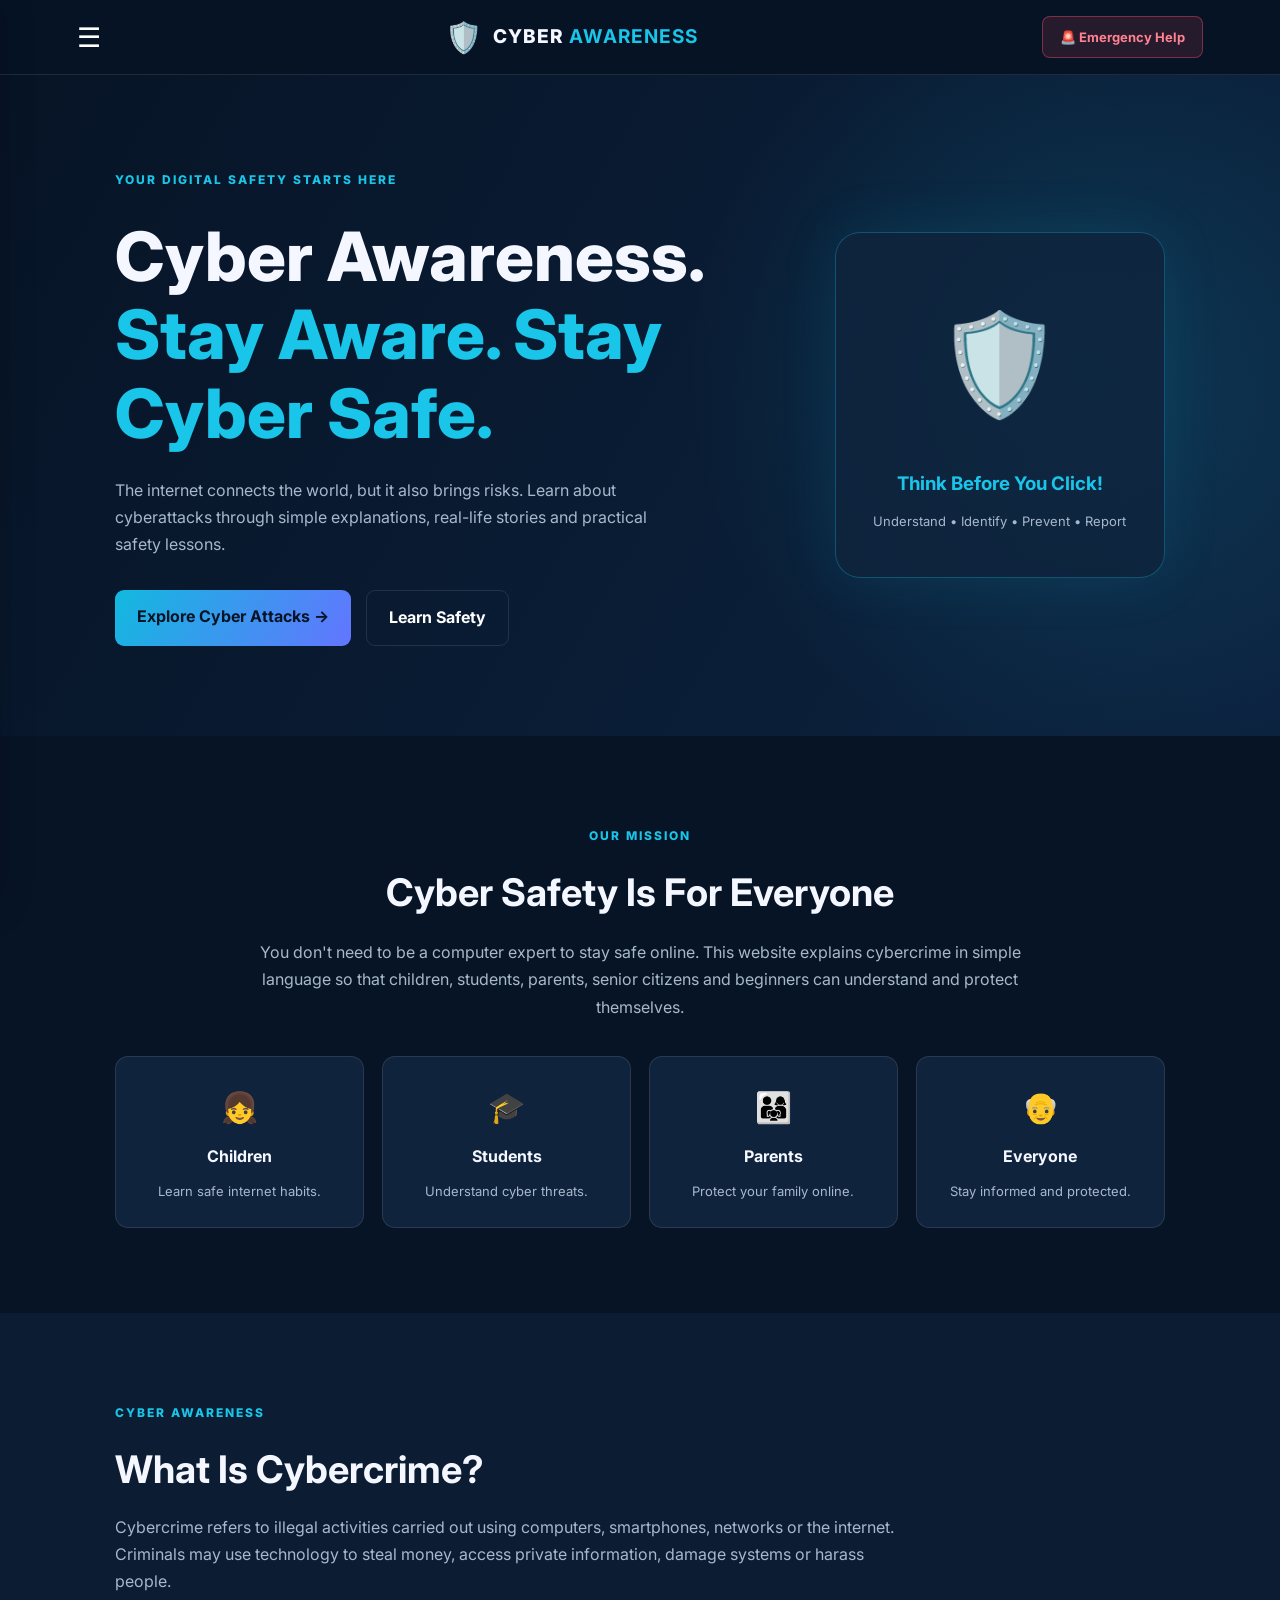
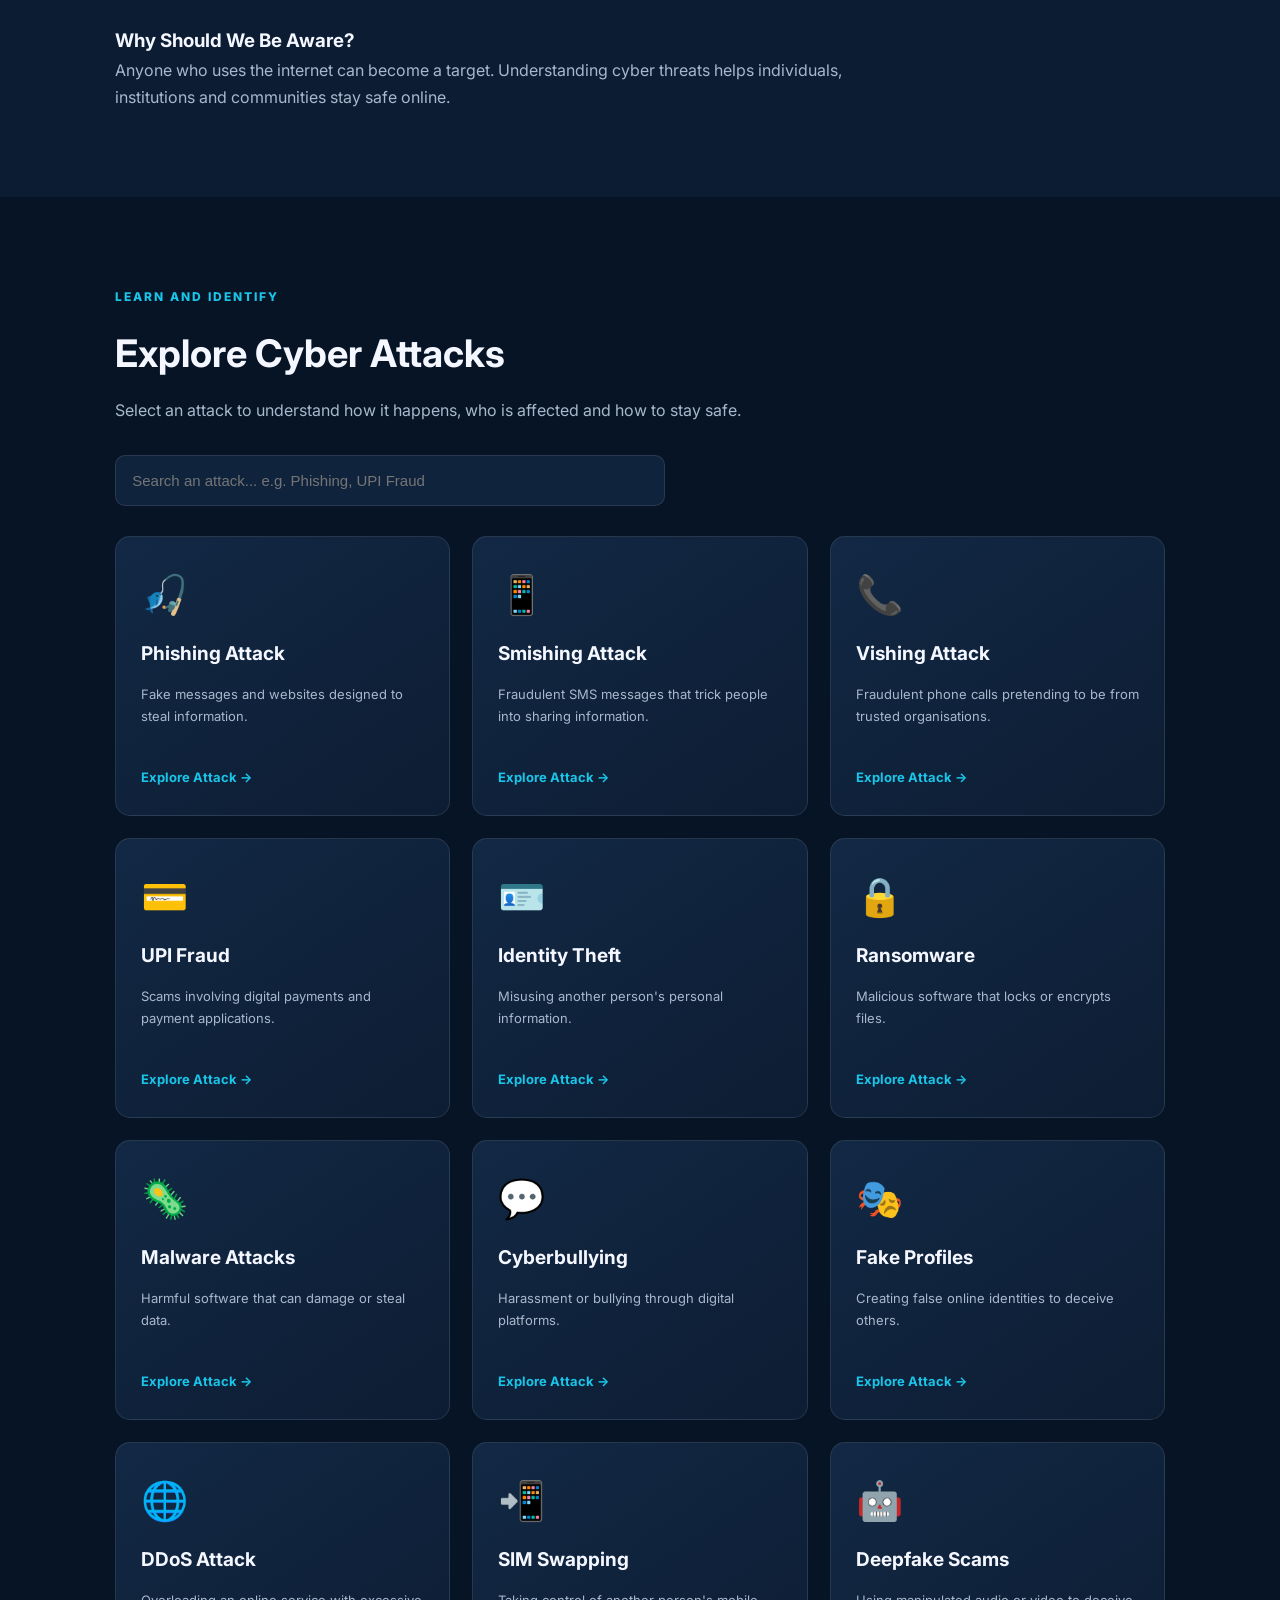
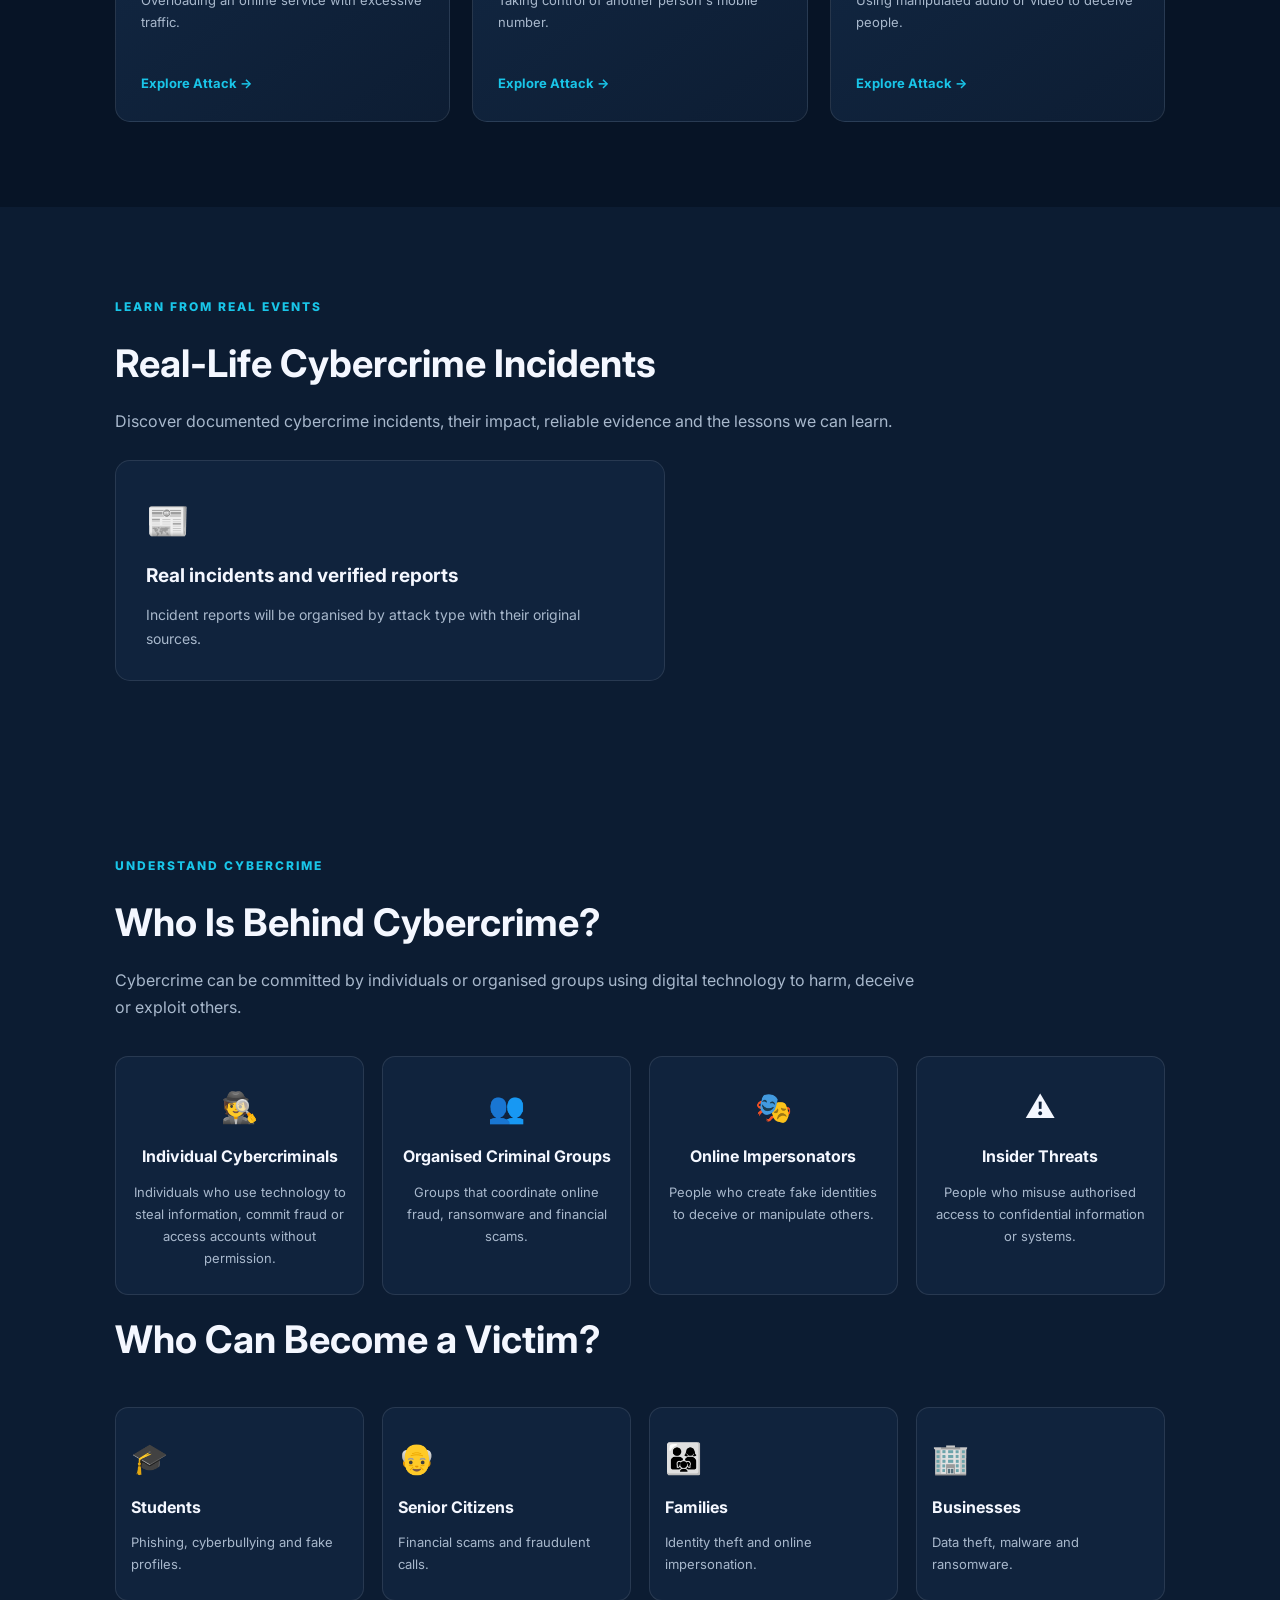
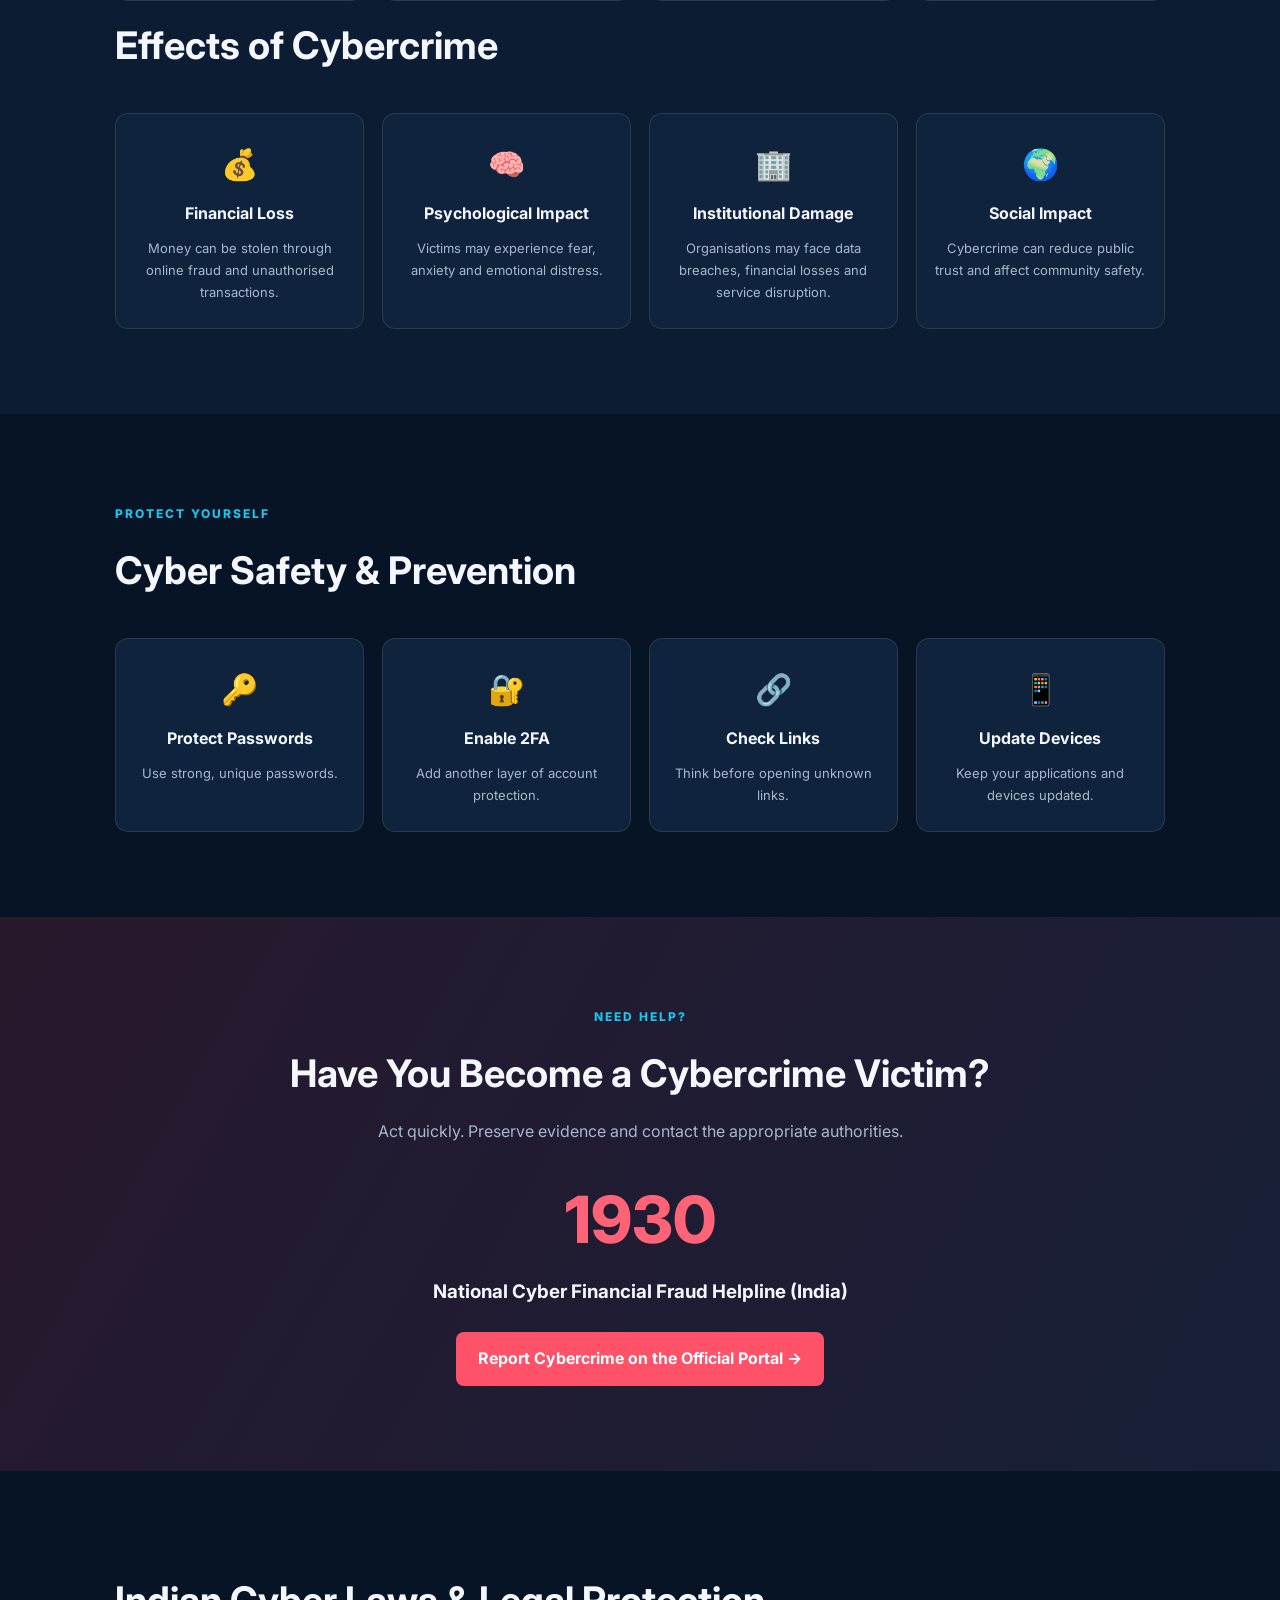
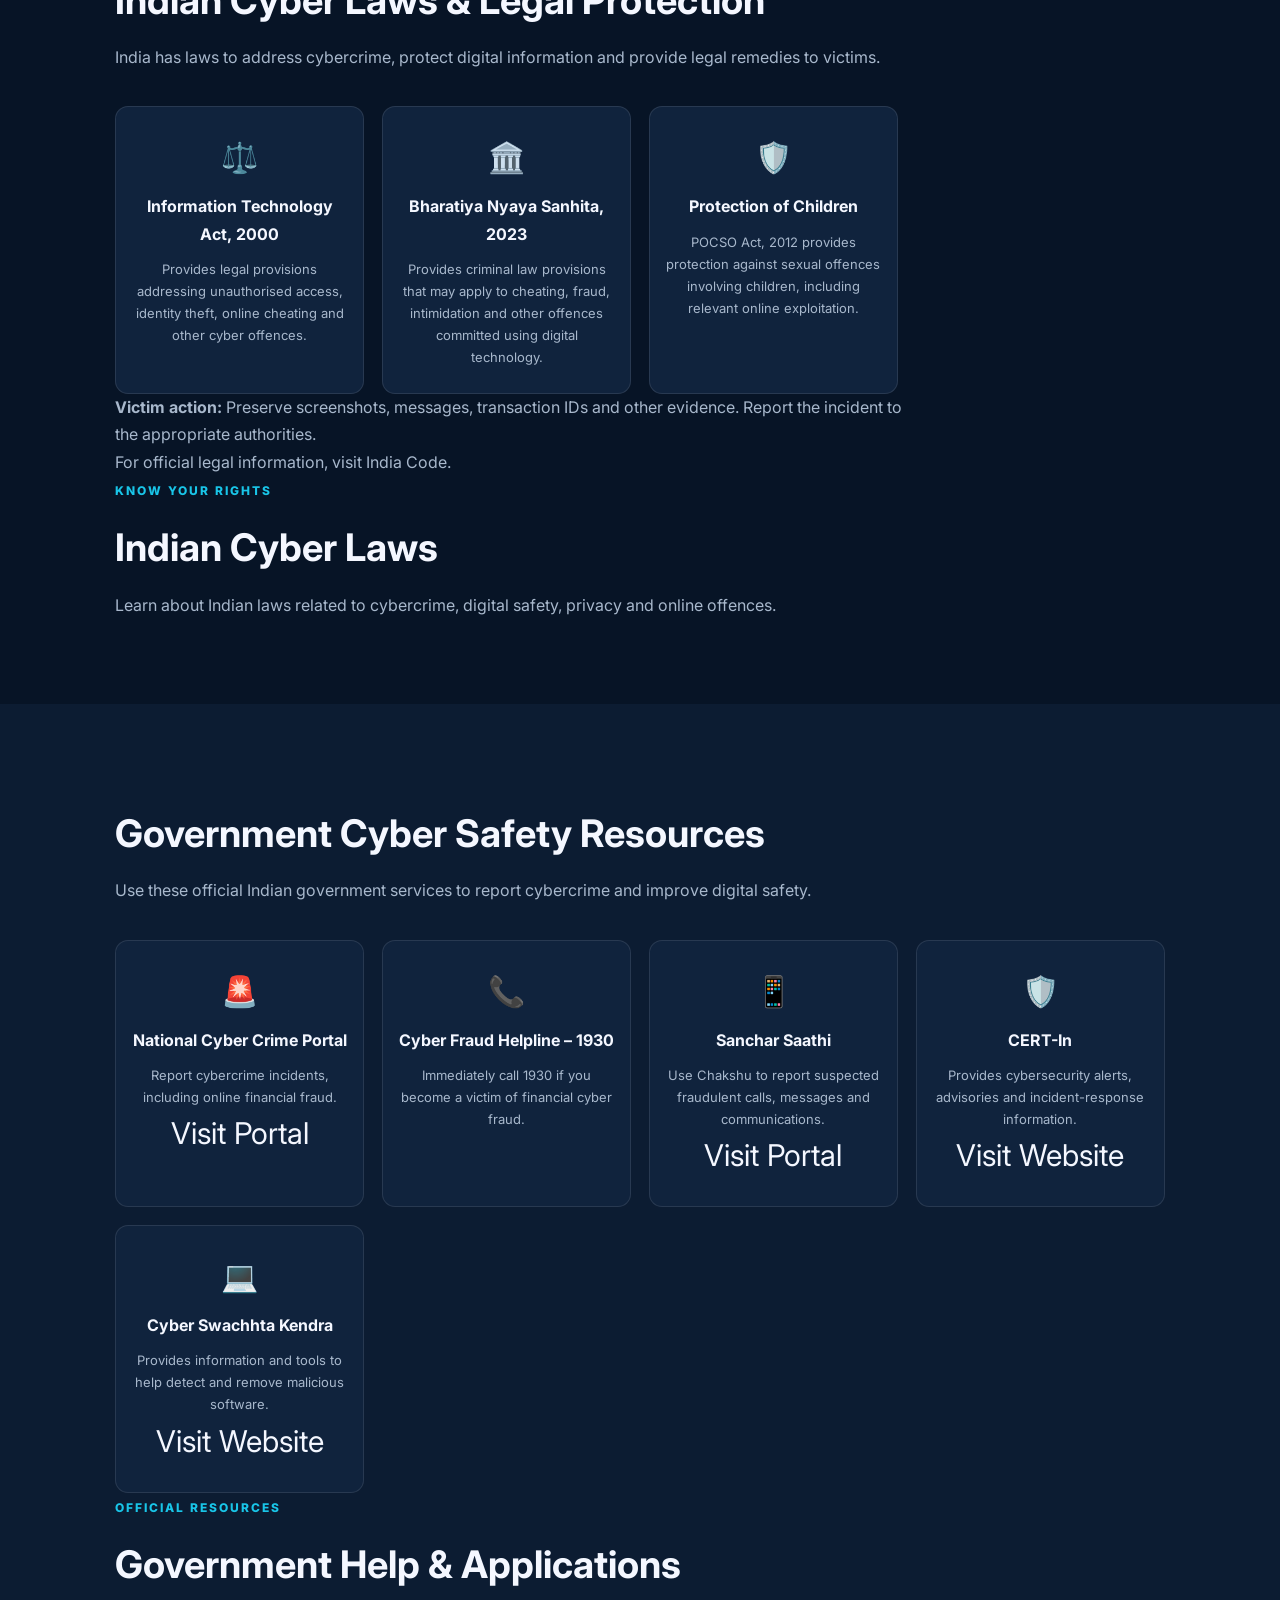
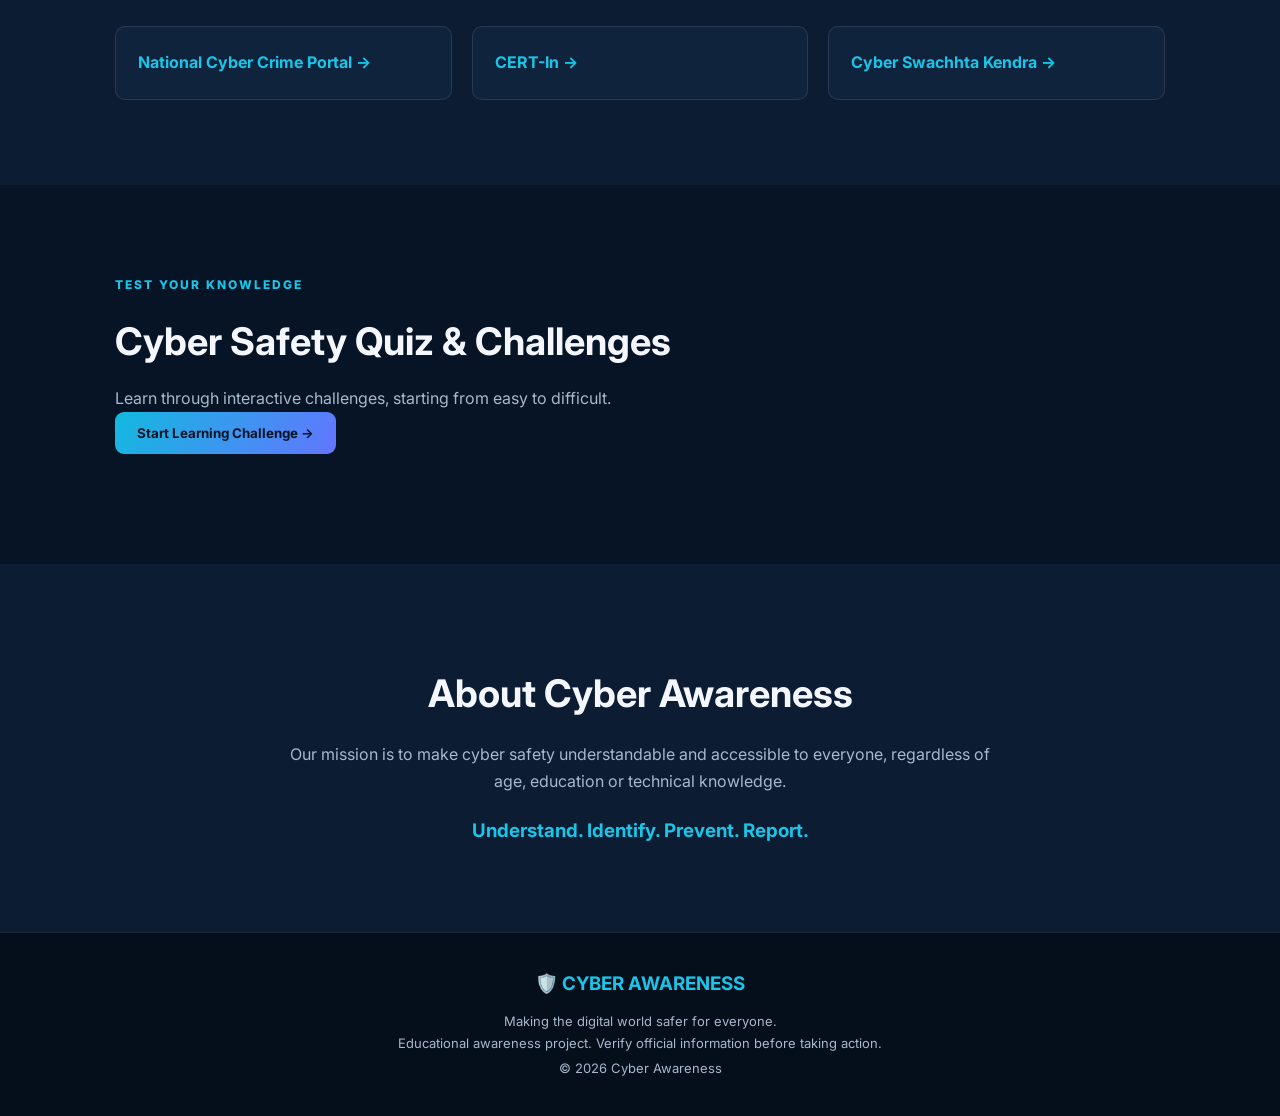
<file: index.html>
<!DOCTYPE html>
<html lang="en">
<head>
    <meta name="google-site-verification" content="kSZdTMZR5nJMz7YOWO0YixzT_akZjqj6K0QwdoTasdg" />
    <meta charset="UTF-8">
    <meta name="viewport" content="width=device-width, initial-scale=1.0">

   <title>Cyber Awareness – Learn Cyber Crimes, Online Safety & Prevention</title>
   <meta name="description" content="Cyber Awareness is an interactive platform to learn about cyber crimes, phishing, UPI fraud, online scams, cybersecurity laws, prevention methods and safe internet practices in India.">
   <link rel="canonical" href="https://cyberawareness-f27x.onrender.com/">

    <meta name="description" content="Learn about cyberattacks, real cybercrime incidents, online safety, prevention and cyber laws through simple explanations.">
    <meta name="keywords" content="Cyber Awareness, Cyber Security, Cyber Crime, Phishing, Online Safety">

    <meta name="theme-color" content="#071426">

    <link rel="icon" href="favicon.ico">
    <link rel="stylesheet" href="style.css">
</head>

<body>

    <!-- HEADER -->
    <header class="header">
        <button id="menuBtn" class="menu-btn" aria-label="Open navigation">☰</button>

        <a href="#" class="logo">
            <span class="logo-icon">🛡️</span>
            <span>CYBER <strong>AWARENESS</strong></span>
        </a>

        <a href="#emergency" class="emergency-btn">🚨 Emergency Help</a>
    </header>

    <!-- SIDEBAR -->
    <aside id="sidebar" class="sidebar">
        <button id="closeBtn" class="close-btn" aria-label="Close navigation">✕</button>

        <h2>Explore</h2>

        <a href="#home">🏠 Home</a>
        <a href="#definition">📘 What Is Cybercrime?</a>
        <a href="#attacks">⚠️ Cyber Attacks</a>
        <a href="#incidents">📰 Real-Life Incidents</a>
        <a href="#awareness">👥 Perpetrators, Victims & Impact</a>
        <a href="#safety">🛡️ Safety & Prevention</a>
        <a href="#emergency">🚨 Emergency Help</a>
        <a href="#laws">⚖️ Indian Cyber Laws</a>
        <a href="#government">🏛️ Government Help</a>
        <a href="#quiz">🎯 Quiz & Challenges</a>
        <a href="#about">ℹ️ About Us</a>
    </aside>

    <div id="overlay" class="overlay"></div>

    <!-- HOME -->
    <main>

        <section id="home" class="hero">

            <div class="hero-content">
                <span class="badge">YOUR DIGITAL SAFETY STARTS HERE</span>

                <h1>
    Cyber Awareness.<br>
    <span>Stay Aware. Stay Cyber Safe.</span>
</h1>

                <p>
                    The internet connects the world, but it also brings risks.
                    Learn about cyberattacks through simple explanations,
                    real-life stories and practical safety lessons.
                </p>

                <div class="hero-buttons">
                    <a href="#attacks" class="primary-btn">Explore Cyber Attacks →</a>
                    <a href="#safety" class="secondary-btn">Learn Safety</a>
                </div>
            </div>

            <div class="hero-visual">
                <div class="shield">🛡️</div>
                <h3>Think Before You Click!</h3>
                <p>Understand • Identify • Prevent • Report</p>
            </div>

        </section>

        <!-- OUR PURPOSE -->
        <section class="intro section">
            <span class="section-label">OUR MISSION</span>
            <h2>Cyber Safety Is For Everyone</h2>

            <p>
                You don't need to be a computer expert to stay safe online.
                This website explains cybercrime in simple language so that
                children, students, parents, senior citizens and beginners
                can understand and protect themselves.
            </p>

            <div class="audience-grid">
                <div>👧<h3>Children</h3><p>Learn safe internet habits.</p></div>
                <div>🎓<h3>Students</h3><p>Understand cyber threats.</p></div>
                <div>👨‍👩‍👧<h3>Parents</h3><p>Protect your family online.</p></div>
                <div>👴<h3>Everyone</h3><p>Stay informed and protected.</p></div>
            </div>
        </section>

        <!-- ATTACKS -->
         <section id="definition" class="section alternate">

    <span class="section-label">CYBER AWARENESS</span>
    <h2>What Is Cybercrime?</h2>

    <p class="section-description">
        Cybercrime refers to illegal activities carried out using computers,
        smartphones, networks or the internet. Criminals may use technology
        to steal money, access private information, damage systems or harass people.
    </p>

    <h3>Why Should We Be Aware?</h3>
    <p>Anyone who uses the internet can become a target. Understanding cyber threats
    helps individuals, institutions and communities stay safe online.</p>

</section>
        <section id="attacks" class="section">
            <span class="section-label">LEARN AND IDENTIFY</span>
            <h2>Explore Cyber Attacks</h2>
            <p class="section-description">
                Select an attack to understand how it happens,
                who is affected and how to stay safe.
            </p>

            <div class="search-box">
                <input type="text" id="attackSearch"
                    placeholder="Search an attack... e.g. Phishing, UPI Fraud">
            </div>

            <div id="attackGrid" class="attack-grid">

                <a class="attack-card" href="attacks/phishing.html" data-name="phishing">
                    <span>🎣</span>
                    <h3>Phishing Attack</h3>
                    <p>Fake messages and websites designed to steal information.</p>
                    <strong>Explore Attack →</strong>
                </a>

                <a class="attack-card" href="attacks/smishing.html" data-name="smishing">
                    <span>📱</span>
                    <h3>Smishing Attack</h3>
                    <p>Fraudulent SMS messages that trick people into sharing information.</p>
                    <strong>Explore Attack →</strong>
                </a>

                <a class="attack-card" href="attacks/vishing.html" data-name="vishing">
                    <span>📞</span>
                    <h3>Vishing Attack</h3>
                    <p>Fraudulent phone calls pretending to be from trusted organisations.</p>
                    <strong>Explore Attack →</strong>
                </a>

                <a class="attack-card" href="attacks/upi-fraud.html" data-name="upi fraud">
                    <span>💳</span>
                    <h3>UPI Fraud</h3>
                    <p>Scams involving digital payments and payment applications.</p>
                    <strong>Explore Attack →</strong>
                </a>

                <a class="attack-card" href="attacks/identity-theft.html" data-name="identity theft">
                    <span>🪪</span>
                    <h3>Identity Theft</h3>
                    <p>Misusing another person's personal information.</p>
                    <strong>Explore Attack →</strong>
                </a>

                <a class="attack-card" href="attacks/ransomware.html" data-name="ransomware">
                    <span>🔒</span>
                    <h3>Ransomware</h3>
                    <p>Malicious software that locks or encrypts files.</p>
                    <strong>Explore Attack →</strong>
                </a>

                <a class="attack-card" href="attacks/malware.html" data-name="malware virus trojan spyware">
                    <span>🦠</span>
                    <h3>Malware Attacks</h3>
                    <p>Harmful software that can damage or steal data.</p>
                    <strong>Explore Attack →</strong>
                </a>

                <a class="attack-card" href="attacks/cyberbullying.html" data-name="cyberbullying">
                    <span>💬</span>
                    <h3>Cyberbullying</h3>
                    <p>Harassment or bullying through digital platforms.</p>
                    <strong>Explore Attack →</strong>
                </a>

                <a class="attack-card" href="attacks/fake-profile.html" data-name="fake profile impersonation">
                    <span>🎭</span>
                    <h3>Fake Profiles</h3>
                    <p>Creating false online identities to deceive others.</p>
                    <strong>Explore Attack →</strong>
                </a>

                <a class="attack-card" href="attacks/ddos.html" data-name="ddos attack">
                    <span>🌐</span>
                    <h3>DDoS Attack</h3>
                    <p>Overloading an online service with excessive traffic.</p>
                    <strong>Explore Attack →</strong>
                </a>

                <a class="attack-card" href="attacks/sim-swap.html" data-name="sim swapping">
                    <span>📲</span>
                    <h3>SIM Swapping</h3>
                    <p>Taking control of another person's mobile number.</p>
                    <strong>Explore Attack →</strong>
                </a>

                <a class="attack-card" href="attacks/deepfake.html" data-name="deepfake ai voice cloning">
                    <span>🤖</span>
                    <h3>Deepfake Scams</h3>
                    <p>Using manipulated audio or video to deceive people.</p>
                    <strong>Explore Attack →</strong>
                </a>

            </div>
            <p id="noResults" hidden>No matching attacks found.</p>
        </section>

        <!-- REAL INCIDENTS -->
        <section id="incidents" class="section alternate">
            <span class="section-label">LEARN FROM REAL EVENTS</span>
            <h2>Real-Life Cybercrime Incidents</h2>
            <p>
                Discover documented cybercrime incidents, their impact,
                reliable evidence and the lessons we can learn.
            </p>
            <div class="coming-card">
                📰
                <h3>Real incidents and verified reports</h3>
                <p>Incident reports will be organised by attack type with their original sources.</p>
            </div>
        </section>
        <!-- PERPETRATORS, VICTIMS AND IMPACT -->
<section id="awareness" class="section alternate">

    <span class="section-label">UNDERSTAND CYBERCRIME</span>
    <h2>Who Is Behind Cybercrime?</h2>

    <p class="section-description">
        Cybercrime can be committed by individuals or organised groups
        using digital technology to harm, deceive or exploit others.
    </p>

    <div class="tip-grid">

        <div>
            🕵️
            <h3>Individual Cybercriminals</h3>
            <p>Individuals who use technology to steal information, commit fraud or access accounts without permission.</p>
        </div>

        <div>
            👥
            <h3>Organised Criminal Groups</h3>
            <p>Groups that coordinate online fraud, ransomware and financial scams.</p>
        </div>

        <div>
            🎭
            <h3>Online Impersonators</h3>
            <p>People who create fake identities to deceive or manipulate others.</p>
        </div>

        <div>
            ⚠️
            <h3>Insider Threats</h3>
            <p>People who misuse authorised access to confidential information or systems.</p>
        </div>

    </div>

    <h2>Who Can Become a Victim?</h2>

    <div class="audience-grid">

        <div>🎓<h3>Students</h3><p>Phishing, cyberbullying and fake profiles.</p></div>

        <div>👴<h3>Senior Citizens</h3><p>Financial scams and fraudulent calls.</p></div>

        <div>👨‍👩‍👧<h3>Families</h3><p>Identity theft and online impersonation.</p></div>

        <div>🏢<h3>Businesses</h3><p>Data theft, malware and ransomware.</p></div>

    </div>

    <h2>Effects of Cybercrime</h2>

    <div class="tip-grid">

        <div>💰<h3>Financial Loss</h3><p>Money can be stolen through online fraud and unauthorised transactions.</p></div>

        <div>🧠<h3>Psychological Impact</h3><p>Victims may experience fear, anxiety and emotional distress.</p></div>

        <div>🏢<h3>Institutional Damage</h3><p>Organisations may face data breaches, financial losses and service disruption.</p></div>

        <div>🌍<h3>Social Impact</h3><p>Cybercrime can reduce public trust and affect community safety.</p></div>

    </div>

</section>

        <!-- SAFETY -->
        <section id="safety" class="section">
            <span class="section-label">PROTECT YOURSELF</span>
            <h2>Cyber Safety & Prevention</h2>

            <div class="tip-grid">
                <div>🔑<h3>Protect Passwords</h3><p>Use strong, unique passwords.</p></div>
                <div>🔐<h3>Enable 2FA</h3><p>Add another layer of account protection.</p></div>
                <div>🔗<h3>Check Links</h3><p>Think before opening unknown links.</p></div>
                <div>📱<h3>Update Devices</h3><p>Keep your applications and devices updated.</p></div>
            </div>
        </section>

        <!-- EMERGENCY -->
        <section id="emergency" class="section emergency-section">
            <span class="section-label">NEED HELP?</span>
            <h2>Have You Become a Cybercrime Victim?</h2>
            <p>Act quickly. Preserve evidence and contact the appropriate authorities.</p>

            <div class="emergency-number">1930</div>
            <h3>National Cyber Financial Fraud Helpline (India)</h3>

            <a href="https://cybercrime.gov.in/" target="_blank" rel="noopener">
                Report Cybercrime on the Official Portal →
            </a>
        </section>

        <!-- LAWS -->
        <section id="laws" class="section">
            <h2>Indian Cyber Laws & Legal Protection</h2>

<p>India has laws to address cybercrime, protect digital information and provide legal remedies to victims.</p>

<div class="tip-grid">

    <div>
        ⚖️
        <h3>Information Technology Act, 2000</h3>
        <p>Provides legal provisions addressing unauthorised access, identity theft, online cheating and other cyber offences.</p>
    </div>

    <div>
        🏛️
        <h3>Bharatiya Nyaya Sanhita, 2023</h3>
        <p>Provides criminal law provisions that may apply to cheating, fraud, intimidation and other offences committed using digital technology.</p>
    </div>

    <div>
        🛡️
        <h3>Protection of Children</h3>
        <p>POCSO Act, 2012 provides protection against sexual offences involving children, including relevant online exploitation.</p>
    </div>

</div>

<p><strong>Victim action:</strong> Preserve screenshots, messages, transaction IDs and other evidence. Report the incident to the appropriate authorities.</p>

<p>For official legal information, visit <a href="https://www.indiacode.nic.in/">India Code</a>.</p>
            <span class="section-label">KNOW YOUR RIGHTS</span>
            <h2>Indian Cyber Laws</h2>
            <p>
                Learn about Indian laws related to cybercrime, digital safety,
                privacy and online offences.
            </p>
        </section>

        <!-- GOVERNMENT -->
        <section id="government" class="section alternate">
            <h2>Government Cyber Safety Resources</h2>

<p>Use these official Indian government services to report cybercrime and improve digital safety.</p>

<div class="tip-grid">

    <div>
        🚨
        <h3>National Cyber Crime Portal</h3>
        <p>Report cybercrime incidents, including online financial fraud.</p>
        <a href="https://cybercrime.gov.in/" target="_blank" rel="noopener">Visit Portal</a>
    </div>

    <div>
        📞
        <h3>Cyber Fraud Helpline – 1930</h3>
        <p>Immediately call 1930 if you become a victim of financial cyber fraud.</p>
    </div>

    <div>
        📱
        <h3>Sanchar Saathi</h3>
        <p>Use Chakshu to report suspected fraudulent calls, messages and communications.</p>
        <a href="https://sancharsaathi.gov.in/" target="_blank" rel="noopener">Visit Portal</a>
    </div>

    <div>
        🛡️
        <h3>CERT-In</h3>
        <p>Provides cybersecurity alerts, advisories and incident-response information.</p>
        <a href="https://www.cert-in.org.in/" target="_blank" rel="noopener">Visit Website</a>
    </div>

    <div>
        💻
        <h3>Cyber Swachhta Kendra</h3>
        <p>Provides information and tools to help detect and remove malicious software.</p>
        <a href="https://www.csk.gov.in/" target="_blank" rel="noopener">Visit Website</a>
    </div>

</div>
            <span class="section-label">OFFICIAL RESOURCES</span>
            <h2>Government Help & Applications</h2>

            <div class="resource-grid">
                <a href="https://cybercrime.gov.in/" target="_blank" rel="noopener">
                    National Cyber Crime Portal →
                </a>
                <a href="https://www.cert-in.org.in/" target="_blank" rel="noopener">
                    CERT-In →
                </a>
                <a href="https://www.csk.gov.in/" target="_blank" rel="noopener">
                    Cyber Swachhta Kendra →
                </a>
            </div>
        </section>

        <!-- QUIZ -->
        <section id="quiz" class="section">
            <span class="section-label">TEST YOUR KNOWLEDGE</span>
            <h2>Cyber Safety Quiz & Challenges</h2>
            <p>Learn through interactive challenges, starting from easy to difficult.</p>
            <button class="primary-btn" id="startQuizBtn">Start Learning Challenge →</button>
            <div id="quizContainer"></div>
        </section>

        <!-- ABOUT -->
        <section id="about" class="section about">
            <h2>About Cyber Awareness</h2>
            <p>
                Our mission is to make cyber safety understandable and accessible
                to everyone, regardless of age, education or technical knowledge.
            </p>
            <h3>Understand. Identify. Prevent. Report.</h3>
        </section>

    </main>

    <footer>
        <h3>🛡️ CYBER AWARENESS</h3>
        <p>Making the digital world safer for everyone.</p>
        <p>Educational awareness project. Verify official information before taking action.</p>
        <small>© 2026 Cyber Awareness</small>
    </footer>

    <script src="script.js"></script>
</body>
</html>
</file>
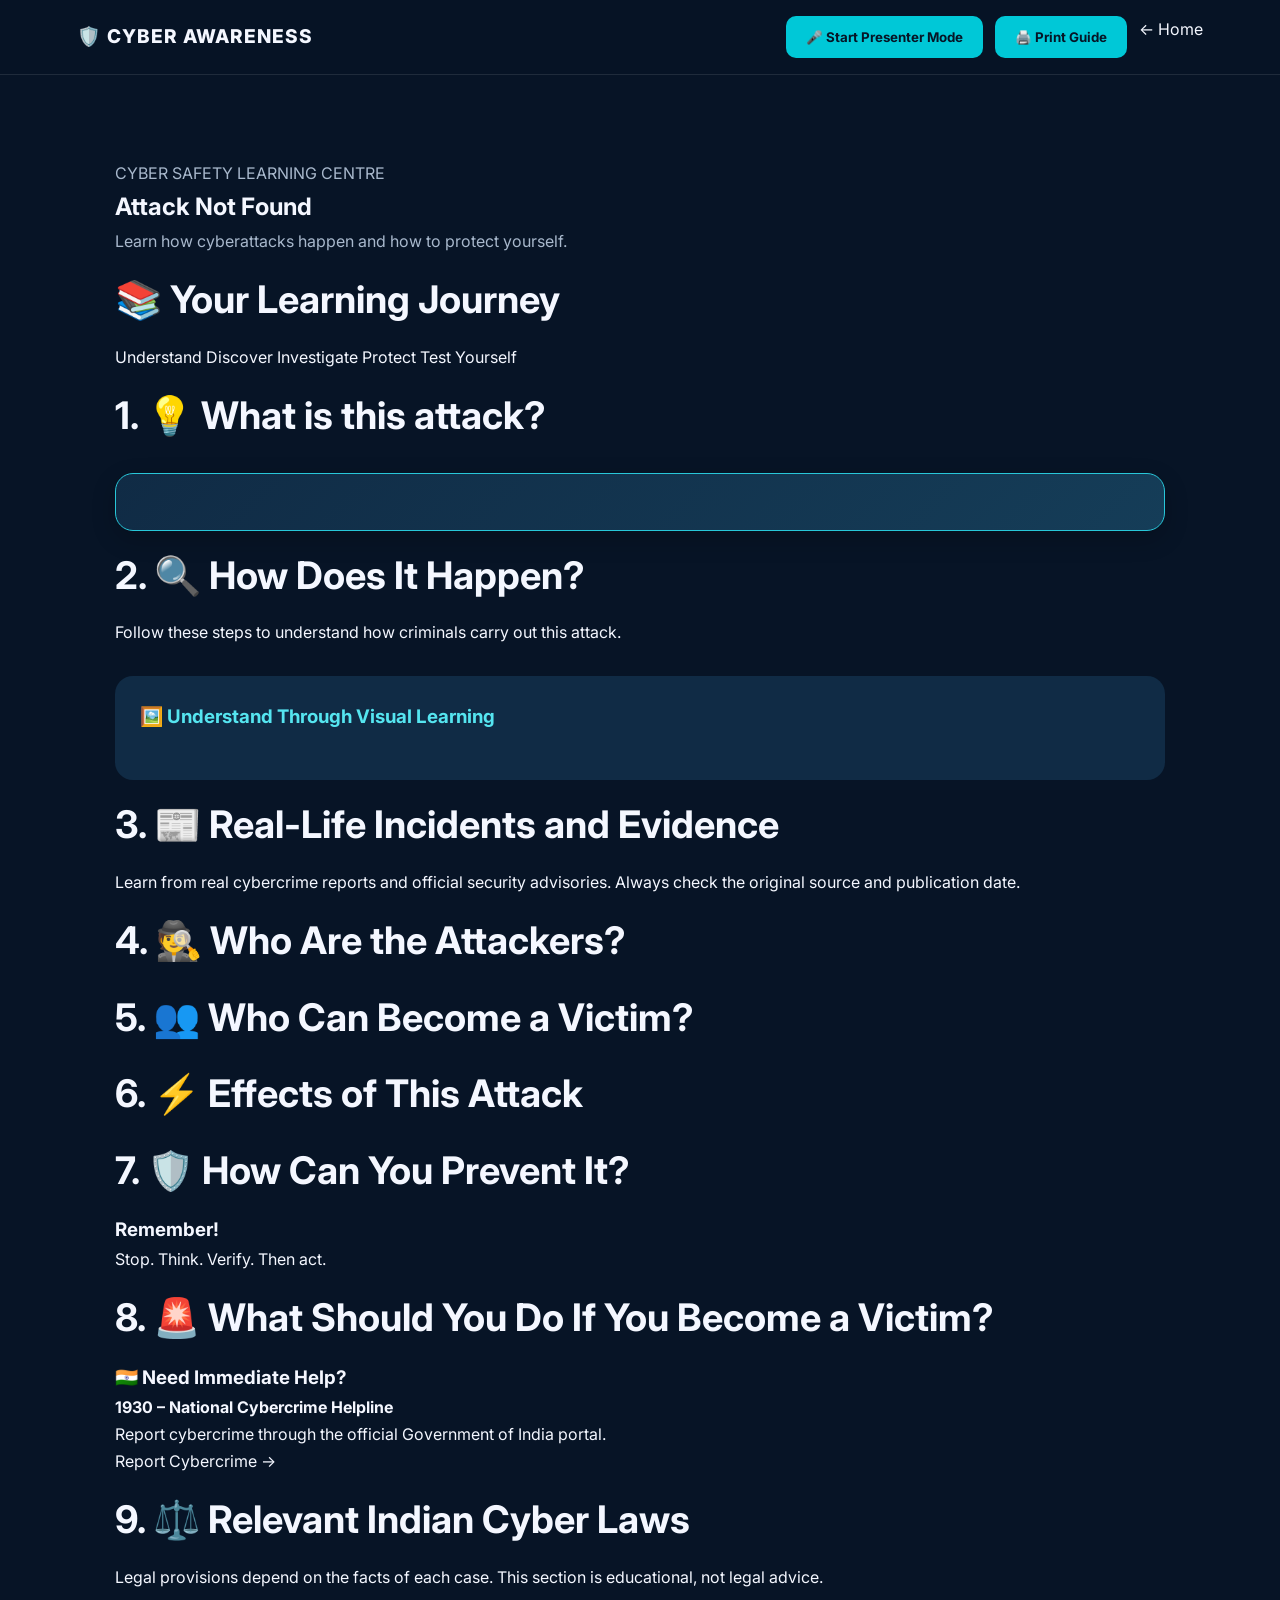
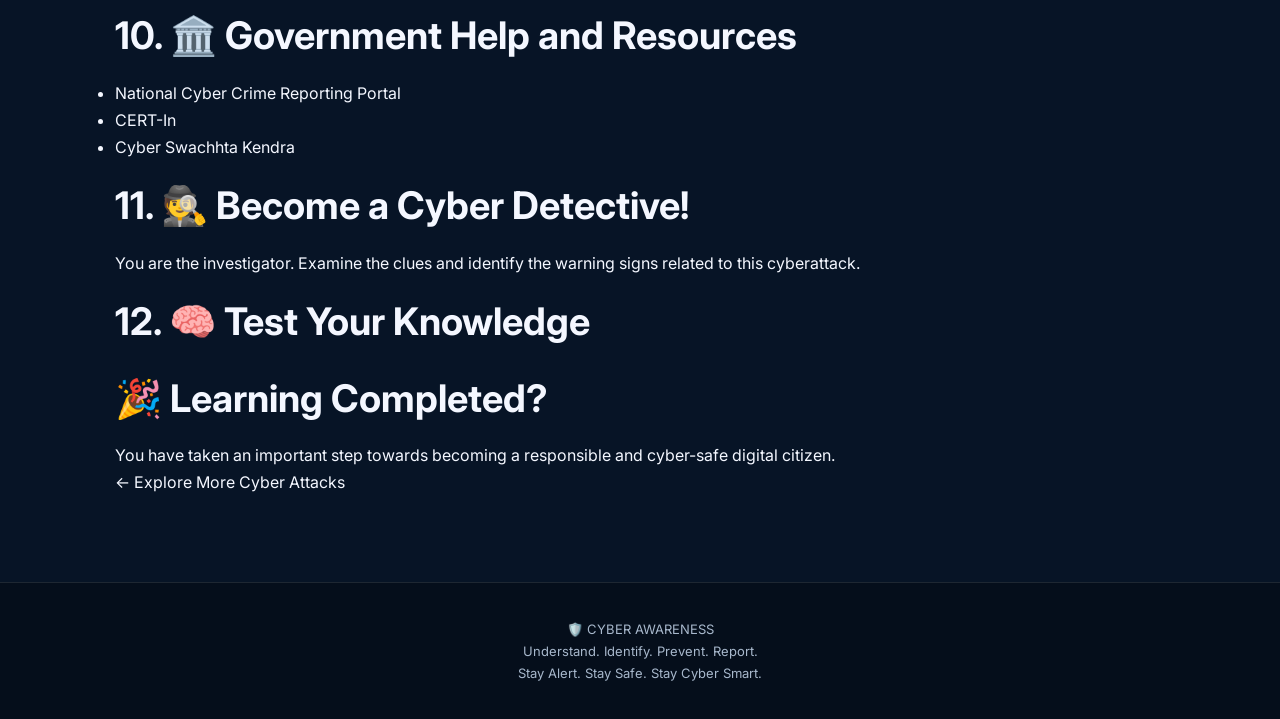
<file: attack-backup.html>
<!DOCTYPE html>
<html lang="en">

<head>
    <meta charset="UTF-8">
    <meta name="viewport" content="width=device-width, initial-scale=1.0">

    <meta name="description" content="Explore interactive cyber safety lessons, cybercrime examples, prevention tips and quizzes.">
    <meta name="theme-color" content="#071526">

    <title>Cyber Attack Guide | Cyber Awareness</title>

    <link rel="stylesheet" href="style.css">
</head>

<body>

    <!-- HEADER -->
    <header class="header">

        <a href="index.html" class="logo">🛡️ CYBER AWARENESS</a>

        <div class="presentation-controls">
            <button id="presenterBtn">🎤 Start Presenter Mode</button>
            <button onclick="window.print()">🖨️ Print Guide</button>
            <a href="index.html" class="btn">← Home</a>
        </div>

    </header>


    <main class="section attack-detail">

        <!-- HERO -->
        <section class="hero-content">

            <p class="section-tag">CYBER SAFETY LEARNING CENTRE</p>

            <h1 id="attackTitle">Understanding Cyber Attacks</h1>

            <p id="attackIntro">
                Learn how cyberattacks happen and how to protect yourself.
            </p>

        </section>


        <!-- LEARNING NAVIGATION -->
        <section class="content-section">

            <h2>📚 Your Learning Journey</h2>

            <div class="learning-navigation">
                <a href="#whatSection">Understand</a>
                <a href="#howSection">Discover</a>
                <a href="#detectiveSection">Investigate</a>
                <a href="#preventionSection">Protect</a>
                <a href="#challengeSection">Test Yourself</a>
            </div>

        </section>


        <!-- 1. WHAT IS IT -->
        <section class="content-section" id="whatSection">

            <h2>1. 💡 What is this attack?</h2>

            <p id="what"></p>

            <div class="real-life-example">
                <p id="example"></p>
            </div>

            <!-- DYNAMIC INTERACTIVE SCENARIO -->
            <div class="scenario-box" id="dynamicScenario">

                <!-- Scenario content is loaded by attack-details.js -->

            </div>

        </section>


        <!-- 2. HOW IT HAPPENS -->
        <section class="content-section" id="howSection">

            <h2>2. 🔍 How Does It Happen?</h2>

            <p>
                Follow these steps to understand how criminals carry out this attack.
            </p>

            <div id="how" class="attack-steps"></div>

            <!-- DYNAMIC VISUAL LEARNING -->
            <div class="visual-learning">

                <h3>🖼️ Understand Through Visual Learning</h3>

                <div id="attackVisual" class="attack-visual">

                    <!-- Attack-specific visual content is loaded by JavaScript -->

                </div>

            </div>

        </section>


        <!-- 3. REAL INCIDENTS -->
        <section class="content-section" id="incidentSection">

            <h2>3. 📰 Real-Life Incidents and Evidence</h2>

            <p>
                Learn from real cybercrime reports and official security advisories.
                Always check the original source and publication date.
            </p>

            <div id="incidents"></div>

        </section>


        <!-- 4. ATTACKERS -->
        <section class="content-section">

            <h2>4. 🕵️ Who Are the Attackers?</h2>

            <p id="attackers"></p>

        </section>


        <!-- 5. VICTIMS -->
        <section class="content-section">

            <h2>5. 👥 Who Can Become a Victim?</h2>

            <p id="victims"></p>

        </section>


        <!-- 6. EFFECTS -->
        <section class="content-section">

            <h2>6. ⚡ Effects of This Attack</h2>

            <ul id="effects"></ul>

        </section>


        <!-- 7. PREVENTION -->
        <section class="content-section" id="preventionSection">

            <h2>7. 🛡️ How Can You Prevent It?</h2>

            <ul id="prevention"></ul>

            <div class="safety-reminder">

                <h3>Remember!</h3>

                <p>Stop. Think. Verify. Then act.</p>

            </div>

        </section>


        <!-- 8. VICTIM RESPONSE -->
        <section class="content-section">

            <h2>8. 🚨 What Should You Do If You Become a Victim?</h2>

            <ol id="response"></ol>

            <div class="emergency-box">

                <h3>🇮🇳 Need Immediate Help?</h3>

                <p><strong>1930 – National Cybercrime Helpline</strong></p>

                <p>
                    Report cybercrime through the official Government of India portal.
                </p>

                <a href="https://cybercrime.gov.in/"
                   target="_blank"
                   rel="noopener noreferrer">
                    Report Cybercrime →
                </a>

            </div>

        </section>


        <!-- 9. INDIAN LAWS -->
        <section class="content-section">

            <h2>9. ⚖️ Relevant Indian Cyber Laws</h2>

            <p id="laws"></p>

            <p>
                Legal provisions depend on the facts of each case.
                This section is educational, not legal advice.
            </p>

        </section>


        <!-- 10. GOVERNMENT RESOURCES -->
        <section class="content-section">

            <h2>10. 🏛️ Government Help and Resources</h2>

            <ul>

                <li>
                    <a href="https://cybercrime.gov.in/"
                       target="_blank"
                       rel="noopener noreferrer">
                        National Cyber Crime Reporting Portal
                    </a>
                </li>

                <li>
                    <a href="https://www.cert-in.org.in/"
                       target="_blank"
                       rel="noopener noreferrer">
                        CERT-In
                    </a>
                </li>

                <li>
                    <a href="https://www.cyberswachhtakendra.gov.in/"
                       target="_blank"
                       rel="noopener noreferrer">
                        Cyber Swachhta Kendra
                    </a>
                </li>

            </ul>

        </section>


        <!-- 11. CYBER DETECTIVE -->
        <section class="content-section" id="detectiveSection">

            <h2>11. 🕵️ Become a Cyber Detective!</h2>

            <p>
                You are the investigator. Examine the clues and identify
                the warning signs related to this cyberattack.
            </p>

            <!-- Attack-specific detective activity loads here -->
            <div id="dynamicDetective">

                <!-- Detective content is loaded by attack-details.js -->

            </div>

        </section>


        <!-- 12. QUIZ -->
        <section class="content-section" id="challengeSection">

            <h2>12. 🧠 Test Your Knowledge</h2>

            <p id="challenge"></p>

            <div id="challengeOptions"></div>

            <p id="challengeFeedback" aria-live="polite"></p>

        </section>


        <!-- COMPLETION -->
        <section class="content-section">

            <h2>🎉 Learning Completed?</h2>

            <p>
                You have taken an important step towards becoming
                a responsible and cyber-safe digital citizen.
            </p>

            <a href="index.html" class="btn">
                ← Explore More Cyber Attacks
            </a>

        </section>

    </main>


    <!-- FOOTER -->
    <footer class="footer">

        <p>🛡️ CYBER AWARENESS</p>

        <p>Understand. Identify. Prevent. Report.</p>

        <p>Stay Alert. Stay Safe. Stay Cyber Smart.</p>

    </footer>


    <!-- JAVASCRIPT -->
    <script src="attack-details.js"></script>

</body>
</html>
</file>
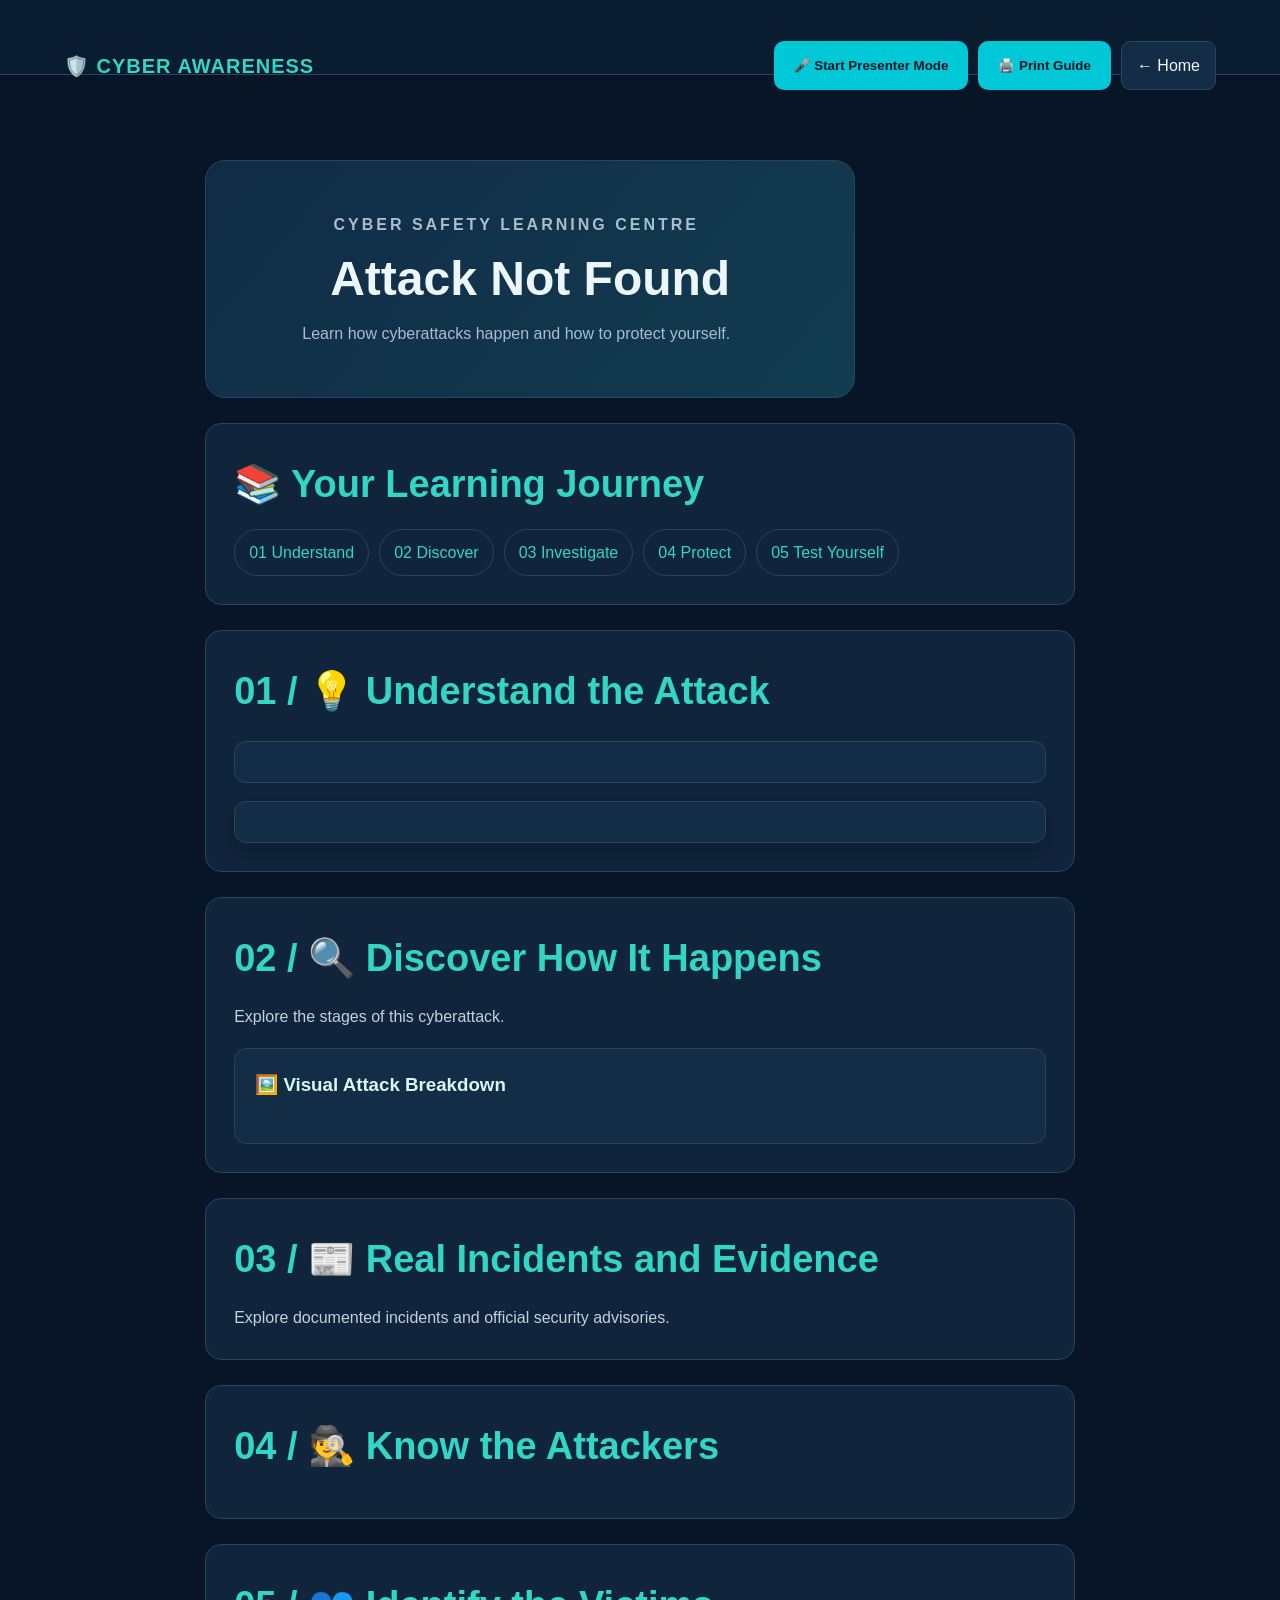
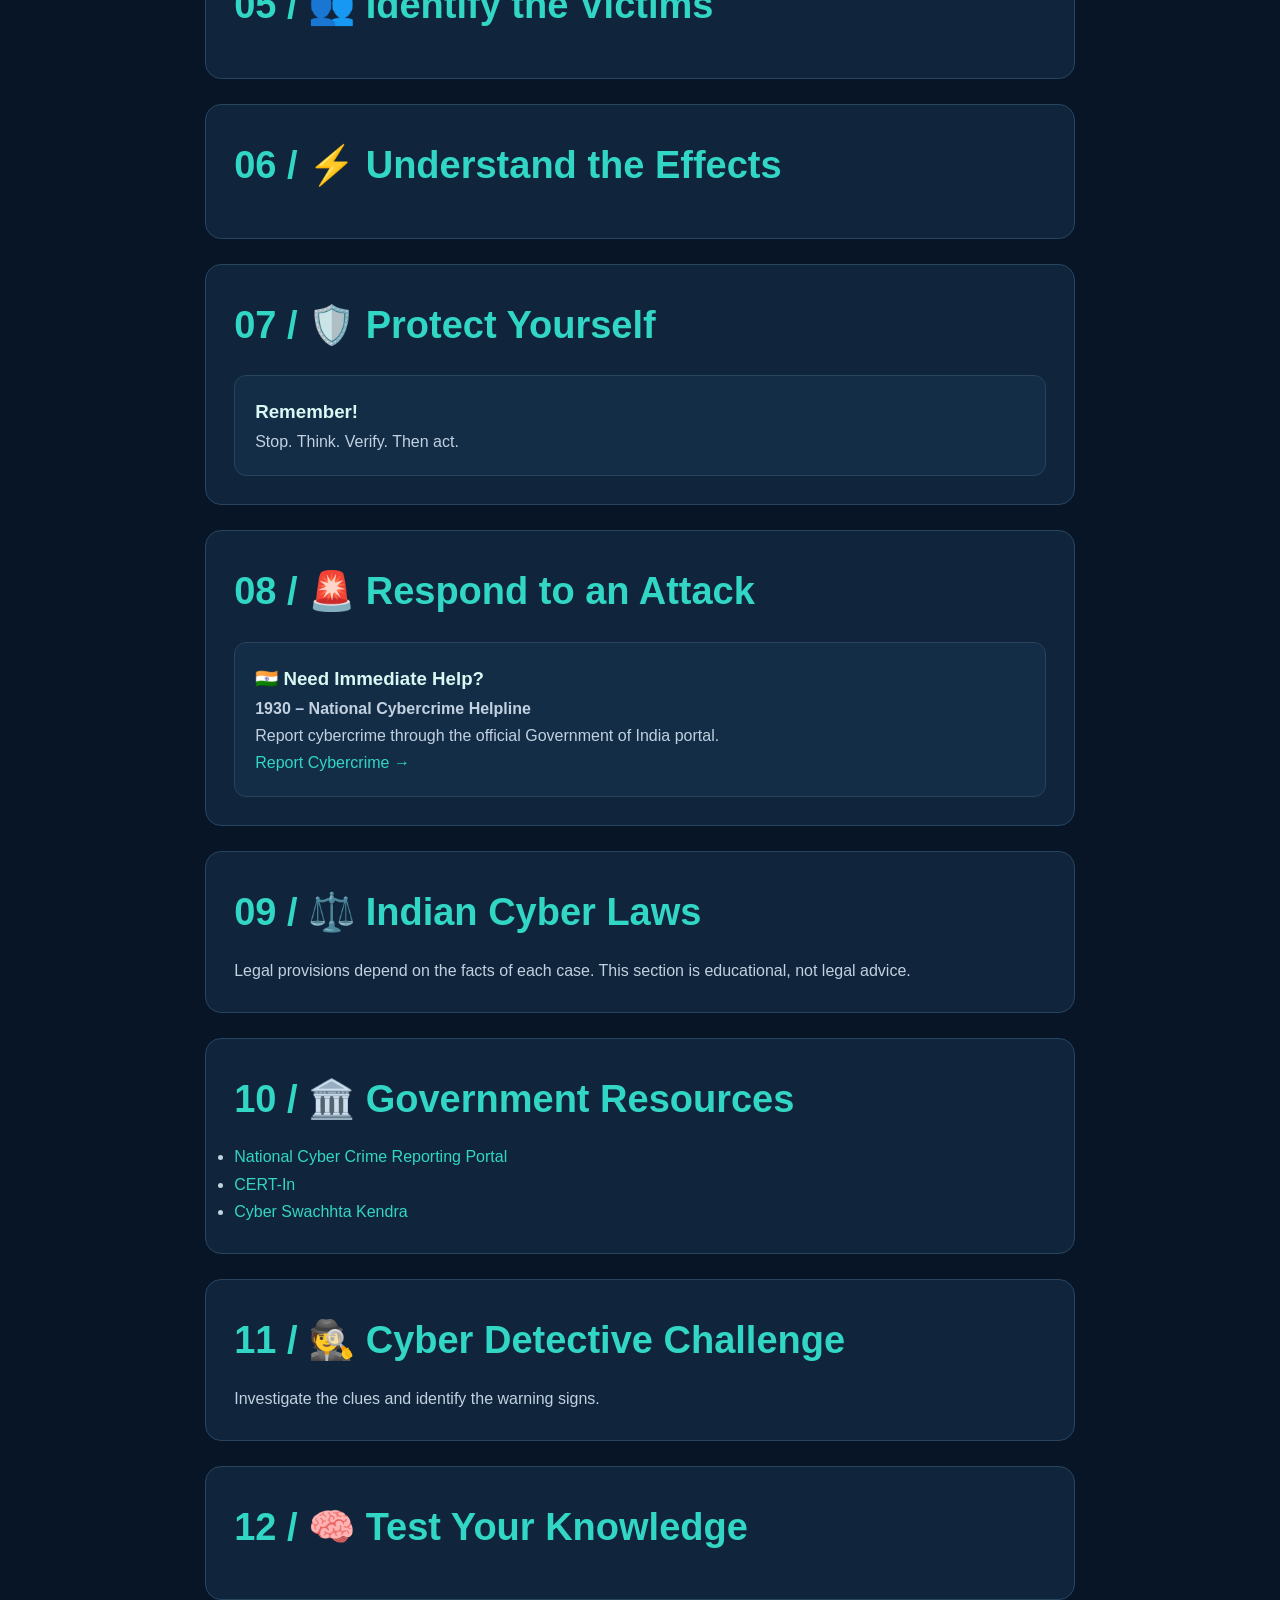
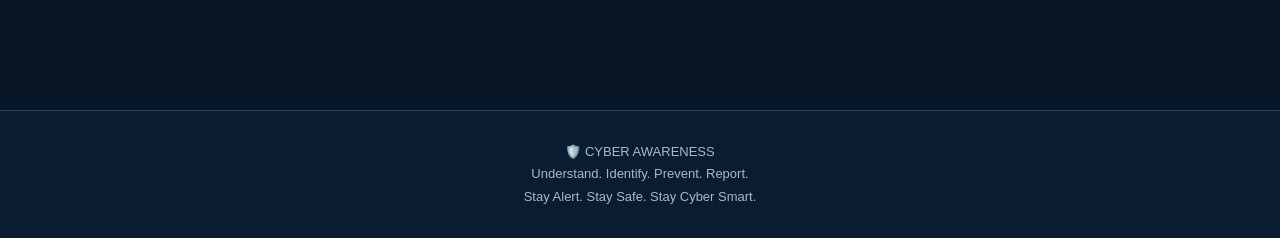
<file: attack.html>
<!DOCTYPE html>
<html lang="en">
<head>
    <meta charset="UTF-8">
    <meta name="viewport" content="width=device-width, initial-scale=1.0">
    <meta name="description" content="Interactive Cyber Safety Learning Centre">
    <meta name="theme-color" content="#071526">
    <title>Cyber Awareness | Security Learning Centre</title>
    <link rel="stylesheet" href="style.css">

    <style>
        * {
            box-sizing: border-box;
        }

        html {
            scroll-behavior: smooth;
        }

        body {
            margin: 0;
            background: #071526;
            color: #edf6ff;
            font-family: Arial, sans-serif;
            line-height: 1.7;
        }

        .header {
            position: sticky;
            top: 0;
            z-index: 100;
            display: flex;
            justify-content: space-between;
            align-items: center;
            flex-wrap: wrap;
            gap: 15px;
            padding: 16px 5%;
            background: #091c30;
            border-bottom: 1px solid #29445f;
        }

        .logo {
            color: #32d6c5;
            font-weight: bold;
            text-decoration: none;
            font-size: 20px;
        }

        .presentation-controls {
            display: flex;
            gap: 10px;
            flex-wrap: wrap;
        }

        button, .btn {
            cursor: pointer;
            border: 1px solid #29445f;
            border-radius: 9px;
            padding: 10px 15px;
            background: #142d47;
            color: #edf6ff;
            text-decoration: none;
        }

        button:hover, .btn:hover {
            border-color: #32d6c5;
            color: #32d6c5;
        }

        main {
            max-width: 1100px;
            margin: auto;
            padding: 35px 22px;
        }

        .hero-content {
            padding: 50px 25px;
            border: 1px solid #29445f;
            border-radius: 20px;
            background: linear-gradient(130deg, #102b46, #123d50);
            text-align: center;
        }

        .section-tag {
            color: #32d6c5;
            letter-spacing: 3px;
            font-size: 13px;
            font-weight: bold;
        }

        .hero-content h1 {
            font-size: clamp(30px, 5vw, 48px);
        }

        .hero-content p {
            color: #a9bdd1;
        }

        .content-section {
            margin: 25px 0;
            padding: 28px;
            border: 1px solid #29445f;
            border-radius: 16px;
            background: #10243b;
            scroll-margin-top: 100px;
        }

        .content-section h2 {
            color: #32d6c5;
            margin-top: 0;
        }

        .content-section h3 {
            color: #d8f8f4;
        }

        .content-section p,
        .content-section li {
            color: #c1d1e0;
        }

        .learning-navigation {
            display: flex;
            flex-wrap: wrap;
            gap: 10px;
        }

        .learning-navigation a {
            text-decoration: none;
            color: #32d6c5;
            border: 1px solid #29445f;
            padding: 9px 14px;
            border-radius: 30px;
        }

        .learning-navigation a:hover {
            background: #142d47;
        }

        .real-life-example,
        .scenario-box,
        .visual-learning,
        .safety-reminder,
        .emergency-box {
            background: #142d47;
            padding: 20px;
            margin-top: 18px;
            border-radius: 12px;
            border: 1px solid #29445f;
        }

        .attack-visual {
            display: grid;
            grid-template-columns: repeat(auto-fit, minmax(190px, 1fr));
            gap: 15px;
        }

        .attack-visual > * {
            background: #0a1b2e;
            padding: 18px;
            border: 1px solid #29445f;
            border-radius: 12px;
        }

        #dynamicScenario button,
        #dynamicDetective button,
        #challengeOptions button {
            margin: 7px 5px 7px 0;
            padding: 12px 16px;
        }

        #challengeOptions {
            display: grid;
            gap: 10px;
        }

        #challengeOptions button {
            text-align: left;
            width: 100%;
        }

        #challengeFeedback {
            font-weight: bold;
            color: #32d6c5;
        }

        .content-section a:not(.btn) {
            color: #32d6c5;
        }

        .footer {
            text-align: center;
            padding: 30px;
            color: #a9bdd1;
            background: #091c30;
            border-top: 1px solid #29445f;
        }

        @media (max-width: 650px) {
            .header {
                position: sticky;
            }

            .presentation-controls {
                width: 100%;
            }

            .content-section {
                padding: 19px;
            }

            .hero-content {
                padding: 35px 18px;
            }
        }

        @media print {
            body {
                background: white;
                color: black;
            }

            .header,
            .presentation-controls,
            .learning-navigation,
            .footer {
                display: none !important;
            }

            .content-section,
            .hero-content {
                background: white;
                color: black;
                border: 1px solid #ccc;
                break-inside: avoid;
            }

            p, li {
                color: black !important;
            }
        }
    </style>
</head>

<body>

<header class="header">
    <a href="index.html" class="logo">🛡️ CYBER AWARENESS</a>

    <div class="presentation-controls">
        <button id="presenterBtn">🎤 Start Presenter Mode</button>
        <button onclick="window.print()">🖨️ Print Guide</button>
        <a href="index.html" class="btn">← Home</a>
    </div>
</header>

<main class="section attack-detail">

    <section class="hero-content">
        <p class="section-tag">CYBER SAFETY LEARNING CENTRE</p>
        <h1 id="attackTitle">Understanding Cyber Attacks</h1>
        <p id="attackIntro">Learn how cyberattacks happen and how to protect yourself.</p>
    </section>

    <section class="content-section">
        <h2>📚 Your Learning Journey</h2>
        <nav class="learning-navigation">
            <a href="#whatSection">01 Understand</a>
            <a href="#howSection">02 Discover</a>
            <a href="#incidentSection">03 Investigate</a>
            <a href="#preventionSection">04 Protect</a>
            <a href="#challengeSection">05 Test Yourself</a>
        </nav>
    </section>

    <section class="content-section" id="whatSection">
        <h2>01 / 💡 Understand the Attack</h2>
        <p id="what"></p>

        <div class="real-life-example">
            <p id="example"></p>
        </div>

        <div class="scenario-box" id="dynamicScenario"></div>
    </section>

    <section class="content-section" id="howSection">
        <h2>02 / 🔍 Discover How It Happens</h2>
        <p>Explore the stages of this cyberattack.</p>
        <div id="how" class="attack-steps"></div>

        <div class="visual-learning">
            <h3>🖼️ Visual Attack Breakdown</h3>
            <div id="attackVisual" class="attack-visual"></div>
        </div>
    </section>

    <section class="content-section" id="incidentSection">
        <h2>03 / 📰 Real Incidents and Evidence</h2>
        <p>Explore documented incidents and official security advisories.</p>
        <div id="incidents"></div>
    </section>

    <section class="content-section">
        <h2>04 / 🕵️ Know the Attackers</h2>
        <p id="attackers"></p>
    </section>

    <section class="content-section">
        <h2>05 / 👥 Identify the Victims</h2>
        <p id="victims"></p>
    </section>

    <section class="content-section">
        <h2>06 / ⚡ Understand the Effects</h2>
        <ul id="effects"></ul>
    </section>

    <section class="content-section" id="preventionSection">
        <h2>07 / 🛡️ Protect Yourself</h2>
        <ul id="prevention"></ul>

        <div class="safety-reminder">
            <h3>Remember!</h3>
            <p>Stop. Think. Verify. Then act.</p>
        </div>
    </section>

    <section class="content-section">
        <h2>08 / 🚨 Respond to an Attack</h2>
        <ol id="response"></ol>

        <div class="emergency-box">
            <h3>🇮🇳 Need Immediate Help?</h3>
            <p><strong>1930 – National Cybercrime Helpline</strong></p>
            <p>Report cybercrime through the official Government of India portal.</p>
            <a href="https://cybercrime.gov.in/"
               target="_blank"
               rel="noopener noreferrer">
                Report Cybercrime →
            </a>
        </div>
    </section>

    <section class="content-section">
        <h2>09 / ⚖️ Indian Cyber Laws</h2>
        <p id="laws"></p>
        <p>Legal provisions depend on the facts of each case. This section is educational, not legal advice.</p>
    </section>

    <section class="content-section">
        <h2>10 / 🏛️ Government Resources</h2>
        <ul>
            <li>
                <a href="https://cybercrime.gov.in/" target="_blank" rel="noopener noreferrer">
                    National Cyber Crime Reporting Portal
                </a>
            </li>
            <li>
                <a href="https://www.cert-in.org.in/" target="_blank" rel="noopener noreferrer">
                    CERT-In
                </a>
            </li>
            <li>
                <a href="https://www.cyberswachhtakendra.gov.in/" target="_blank" rel="noopener noreferrer">
                    Cyber Swachhta Kendra
                </a>
            </li>
        </ul>
    </section>

    <section class="content-section" id="detectiveSection">
        <h2>11 / 🕵️ Cyber Detective Challenge</h2>
        <p>Investigate the clues and identify the warning signs.</p>
        <div id="dynamicDetective"></div>
    </section>

    <section class="content-section" id="challengeSection">
        <h2>12 / 🧠 Test Your Knowledge</h2>
        <p id="challenge"></p>
        <div id="challengeOptions"></div>
        <p id="challengeFeedback" aria-live="polite"></p>
    </section>

   <section class="content-section" id="completionSection" hidden>
    <h2>🎉 Learning Completed!</h2>
    <p>Congratulations! You have completed this cyber safety lesson.</p>
    <a href="index.html" class="btn">← Explore More Cyber Attacks</a>
</section>

</main>

<footer class="footer">
    <p>🛡️ CYBER AWARENESS</p>
    <p>Understand. Identify. Prevent. Report.</p>
    <p>Stay Alert. Stay Safe. Stay Cyber Smart.</p>
</footer>

<script src="attack-details.js"></script>

</body>
</html>
</file>
<file: style.css>
@import url('https://fonts.googleapis.com/css2?family=Inter:wght@400;500;600;700;800&display=swap');

:root {
    --background: #071426;
    --card: #10233d;
    --card-light: #152c49;
    --primary: #19c5e8;
    --secondary: #6678ff;
    --text: #f4f7ff;
    --muted: #a8b8cc;
    --danger: #ff5268;
    --border: rgba(255,255,255,0.1);
}

* {
    margin: 0;
    padding: 0;
    box-sizing: border-box;
    scroll-behavior: smooth;
}

body {
    font-family: 'Inter', sans-serif;
    background: var(--background);
    color: var(--text);
    line-height: 1.7;
}

a {
    color: inherit;
    text-decoration: none;
}

button {
    font-family: inherit;
    cursor: pointer;
}

/* HEADER */

.header {
    height: 75px;
    padding: 0 6%;
    display: flex;
    align-items: center;
    justify-content: space-between;
    background: rgba(7,20,38,0.96);
    border-bottom: 1px solid var(--border);
    position: sticky;
    top: 0;
    z-index: 100;
    backdrop-filter: blur(15px);
}

.logo {
    display: flex;
    align-items: center;
    gap: 10px;
    font-size: 19px;
    font-weight: 800;
    letter-spacing: 1px;
}

.logo strong {
    color: var(--primary);
}

.logo-icon {
    font-size: 30px;
}

.menu-btn {
    background: transparent;
    color: white;
    border: none;
    font-size: 27px;
}

.emergency-btn {
    background: rgba(255,82,104,0.13);
    color: #ff8291;
    border: 1px solid rgba(255,82,104,0.4);
    padding: 9px 17px;
    border-radius: 8px;
    font-size: 13px;
    font-weight: 700;
}

/* SIDEBAR */

.sidebar {
    position: fixed;
    top: 0;
    left: -310px;
    width: 290px;
    height: 100vh;
    background: #0d2039;
    z-index: 300;
    padding: 30px 22px;
    transition: left 0.3s ease;
    overflow-y: auto;
    box-shadow: 10px 0 40px rgba(0,0,0,0.3);
}

.sidebar.active {
    left: 0;
}

.sidebar h2 {
    color: var(--primary);
    margin: 25px 0;
}

.sidebar a {
    display: block;
    padding: 13px;
    margin-bottom: 6px;
    color: var(--muted);
    border-radius: 8px;
    transition: 0.2s;
}

.sidebar a:hover {
    background: var(--card-light);
    color: var(--primary);
}

.close-btn {
    float: right;
    background: none;
    border: none;
    color: white;
    font-size: 23px;
}

.overlay {
    position: fixed;
    inset: 0;
    background: rgba(0,0,0,0.65);
    z-index: 200;
    display: none;
}

.overlay.active {
    display: block;
}

/* HERO */

.hero {
    min-height: 570px;
    padding: 90px 9%;
    display: flex;
    align-items: center;
    justify-content: space-between;
    gap: 50px;
    background:
        radial-gradient(circle at 85% 45%, rgba(25,197,232,0.15), transparent 35%),
        linear-gradient(120deg, #071426, #0c2340);
}

.hero-content {
    max-width: 650px;
}

.badge, .section-label {
    color: var(--primary);
    font-size: 12px;
    font-weight: 800;
    letter-spacing: 2px;
}

.hero h1 {
    font-size: clamp(40px, 6vw, 68px);
    line-height: 1.15;
    margin: 25px 0;
    font-weight: 800;
}

.hero h1 span {
    color: var(--primary);
}

.hero-content > p {
    color: var(--muted);
    max-width: 570px;
    font-size: 16px;
}

.hero-buttons {
    display: flex;
    flex-wrap: wrap;
    gap: 15px;
    margin-top: 32px;
}

.primary-btn, .secondary-btn {
    display: inline-block;
    padding: 13px 22px;
    border-radius: 9px;
    font-weight: 700;
    border: none;
}

.primary-btn {
    background: linear-gradient(120deg, #12b9df, #6375ff);
    color: #071426;
}

.secondary-btn {
    border: 1px solid var(--border);
    color: white;
}

.hero-visual {
    width: 330px;
    min-width: 250px;
    padding: 45px 20px;
    border: 1px solid rgba(25,197,232,0.3);
    background: rgba(16,35,61,0.8);
    border-radius: 25px;
    text-align: center;
    box-shadow: 0 0 60px rgba(25,197,232,0.1);
}

.shield {
    font-size: 100px;
    margin-bottom: 20px;
}

.hero-visual h3 {
    color: var(--primary);
}

.hero-visual p {
    color: var(--muted);
    font-size: 13px;
    margin-top: 10px;
}

/* SECTIONS */

.section {
    padding: 85px 9%;
}

.section h2 {
    font-size: clamp(27px, 4vw, 38px);
    margin: 12px 0;
}

.section > p {
    color: var(--muted);
    max-width: 800px;
}

.section-description {
    margin-bottom: 30px;
}

.intro {
    text-align: center;
}

.intro > p {
    margin: 15px auto 35px;
}

.audience-grid, .tip-grid {
    display: grid;
    grid-template-columns: repeat(4, 1fr);
    gap: 18px;
    margin-top: 35px;
}

.audience-grid > div, .tip-grid > div {
    background: var(--card);
    border: 1px solid var(--border);
    border-radius: 13px;
    padding: 25px 15px;
    font-size: 30px;
}

.audience-grid h3, .tip-grid h3 {
    font-size: 16px;
    margin: 10px 0;
}

.audience-grid p, .tip-grid p {
    font-size: 13px;
    color: var(--muted);
}

/* ATTACK SEARCH */

.search-box {
    margin: 30px 0;
}

.search-box input {
    width: 100%;
    max-width: 550px;
    padding: 16px;
    background: var(--card);
    border: 1px solid var(--border);
    color: white;
    border-radius: 10px;
    outline: none;
    font-size: 15px;
}

.search-box input:focus {
    border-color: var(--primary);
}

/* ATTACK CARDS */

.attack-grid {
    display: grid;
    grid-template-columns: repeat(3, 1fr);
    gap: 22px;
}

.attack-card {
    display: block;
    padding: 25px;
    background: linear-gradient(145deg, #122844, #0d1d33);
    border: 1px solid var(--border);
    border-radius: 15px;
    transition: 0.3s;
}

.attack-card:hover {
    transform: translateY(-7px);
    border-color: var(--primary);
    box-shadow: 0 10px 30px rgba(25,197,232,0.1);
}

.attack-card > span {
    font-size: 38px;
}

.attack-card h3 {
    margin: 12px 0;
    font-size: 19px;
}

.attack-card p {
    color: var(--muted);
    font-size: 13px;
    min-height: 65px;
}

.attack-card strong {
    display: inline-block;
    color: var(--primary);
    margin-top: 18px;
    font-size: 13px;
}

/* ALTERNATE SECTIONS */

.alternate {
    background: #0c1c32;
}

.coming-card {
    margin-top: 25px;
    max-width: 550px;
    padding: 30px;
    border: 1px solid var(--border);
    background: var(--card);
    border-radius: 15px;
    font-size: 35px;
}

.coming-card h3 {
    font-size: 19px;
    margin: 10px 0;
}

.coming-card p {
    font-size: 14px;
    color: var(--muted);
}

.tip-grid > div {
    text-align: center;
}

/* EMERGENCY */

.emergency-section {
    background: linear-gradient(120deg, #28182c, #172039);
    text-align: center;
}

.emergency-section p {
    margin: auto;
}

.emergency-number {
    color: #ff6377;
    font-size: 65px;
    font-weight: 800;
    margin-top: 20px;
}

.emergency-section a {
    display: inline-block;
    margin-top: 25px;
    background: var(--danger);
    color: white;
    padding: 13px 22px;
    border-radius: 8px;
    font-weight: 700;
}

/* GOVERNMENT RESOURCES */

.resource-grid {
    display: grid;
    grid-template-columns: repeat(3, 1fr);
    gap: 20px;
    margin-top: 30px;
}

.resource-grid a {
    padding: 22px;
    border: 1px solid var(--border);
    background: var(--card);
    border-radius: 10px;
    color: var(--primary);
    font-weight: 700;
}

/* QUIZ */

#quizContainer {
    margin-top: 25px;
}

/* ABOUT */

.about {
    text-align: center;
    background: #0c1c32;
}

.about p {
    color: var(--muted);
    max-width: 700px;
    margin: 15px auto;
}

.about h3 {
    color: var(--primary);
    margin-top: 20px;
}

/* FOOTER */

footer {
    text-align: center;
    padding: 35px 15px;
    background: #050e1b;
    border-top: 1px solid var(--border);
}

footer h3 {
    color: var(--primary);
    margin-bottom: 10px;
}

footer p, footer small {
    color: var(--muted);
    font-size: 13px;
}

/* RESPONSIVE DESIGN */

@media (max-width: 900px) {
    .attack-grid {
        grid-template-columns: repeat(2, 1fr);
    }

    .audience-grid, .tip-grid {
        grid-template-columns: repeat(2, 1fr);
    }

    .hero {
        flex-direction: column;
        text-align: center;
    }

    .hero-content > p {
        margin: auto;
    }

    .hero-buttons {
        justify-content: center;
    }
}

@media (max-width: 600px) {
    .header {
        padding: 0 4%;
    }

    .logo {
        font-size: 13px;
        gap: 5px;
    }

    .logo-icon {
        font-size: 23px;
    }

    .emergency-btn {
        font-size: 10px;
        padding: 7px;
    }

    .hero {
        padding: 65px 6%;
    }

    .hero-visual {
        width: 100%;
    }

    .section {
        padding: 60px 6%;
    }

    .attack-grid, .resource-grid {
        grid-template-columns: 1fr;
    }

    .audience-grid, .tip-grid {
        grid-template-columns: repeat(2, 1fr);
    }

    .attack-card p {
        min-height: auto;
    }
}
/* INTERACTIVE PRESENTATION MODE */

.presentation-controls {
    display: flex;
    flex-wrap: wrap;
    gap: 12px;
    margin: 25px 0;
}

.presentation-controls button {
    padding: 13px 20px;
    border: none;
    border-radius: 10px;
    background: #00c8d7;
    color: #061526;
    font-weight: bold;
    cursor: pointer;
}

.presenter-mode .attack-detail {
    max-width: 1100px;
}

.presenter-mode .content-section {
    padding: 35px;
    margin: 25px 0;
    border: 1px solid #00c8d7;
    border-radius: 15px;
}

.presenter-mode .content-section h2 {
    font-size: 30px;
}

.presenter-mode .content-section p,
.presenter-mode .content-section li {
    font-size: 21px;
    line-height: 1.8;
}

@media print {
    header, footer, .presentation-controls {
        display: none;
    }

    body {
        background: white;
        color: black;
    }
}
/* CYBER DETECTIVE GAME */

.fake-message {
    max-width: 480px;
    margin: 25px auto;
    padding: 22px;
    background: #e9f1f8;
    color: #172b42;
    border-radius: 18px;
    box-shadow: 0 5px 20px #0005;
}

.message-header {
    font-weight: bold;
    border-bottom: 1px solid #aaa;
    padding-bottom: 12px;
}

.fake-link {
    color: #d00000;
    text-decoration: underline;
    overflow-wrap: anywhere;
}

.detective-option {
    display: block;
    width: 100%;
    padding: 15px;
    margin: 10px 0;
    border: 2px solid #00c8d7;
    border-radius: 10px;
    background: transparent;
    color: inherit;
    text-align: left;
    cursor: pointer;
}

.detective-option.selected {
    background: #087d89;
    color: white;
}

#checkDetective {
    padding: 14px 22px;
    border: none;
    border-radius: 10px;
    background: #00c8d7;
    color: #061526;
    font-weight: bold;
    cursor: pointer;
}

#detectiveResult {
    margin-top: 20px;
    font-weight: bold;
}
/* ==================================
   CYBER AWARENESS - VISUAL LEARNING
================================== */

.scenario-box {
    background: linear-gradient(135deg, #102b45, #153d58);
    border: 1px solid #28c7d9;
    border-radius: 18px;
    padding: 28px;
    margin-top: 25px;
    box-shadow: 0 8px 25px rgba(0, 0, 0, 0.2);
}

.scenario-box h3 {
    color: #55e5f0;
    margin-bottom: 15px;
}

.fake-message {
    background: #ffffff;
    color: #172b3a;
    border-radius: 15px;
    padding: 20px;
    margin: 20px 0;
    max-width: 600px;
    box-shadow: 0 8px 20px rgba(0, 0, 0, 0.2);
}

.message-header {
    background: #e8f2f8;
    padding: 12px;
    border-radius: 8px;
    font-weight: bold;
    margin-bottom: 15px;
}

.fake-link {
    color: #d32626;
    font-weight: bold;
    overflow-wrap: anywhere;
    text-decoration: underline;
}

.fictional-note {
    color: #a13a16;
    font-size: 13px;
    font-weight: bold;
}

.scenario-options {
    display: grid;
    gap: 12px;
    margin-top: 18px;
}

.scenario-options button,
#checkDetective {
    background: #087e9b;
    color: white;
    padding: 14px 18px;
    border: none;
    border-radius: 10px;
    cursor: pointer;
    font-size: 15px;
    text-align: left;
    transition: 0.2s;
}

.scenario-options button:hover,
#checkDetective:hover {
    background: #05a8bb;
    transform: translateY(-2px);
}

.scenario-result {
    margin-top: 20px;
    padding: 16px;
    border-radius: 10px;
    background: #e5f8f5;
    color: #123b36;
    line-height: 1.7;
}

/* VISUAL ATTACK JOURNEY */

.visual-learning {
    margin-top: 30px;
    padding: 25px;
    border-radius: 18px;
    background: #102b45;
}

.visual-learning h3 {
    color: #55e5f0;
    margin-bottom: 22px;
}

.attack-visual {
    display: flex;
    align-items: center;
    justify-content: center;
    flex-wrap: wrap;
    gap: 15px;
}

.visual-card {
    background: #ffffff;
    color: #102b45;
    width: 170px;
    min-height: 140px;
    border-radius: 15px;
    padding: 20px;
    text-align: center;
    display: flex;
    flex-direction: column;
    justify-content: center;
    box-shadow: 0 5px 15px rgba(0,0,0,0.15);
}

.visual-card span {
    font-size: 40px;
    margin-bottom: 10px;
}

.visual-card p {
    font-weight: bold;
}

.visual-arrow {
    font-size: 30px;
    color: #55e5f0;
}

/* DETECTIVE GAME */

#detectiveOptions {
    display: grid;
    gap: 12px;
    margin: 20px 0;
}

.detective-option {
    background: #173650;
    color: white;
    border: 1px solid #39718b;
    border-radius: 10px;
    padding: 15px;
    text-align: left;
    cursor: pointer;
}

.detective-option.selected {
    background: #087e9b;
    border-color: #55e5f0;
}

#detectiveResult {
    margin-top: 18px;
    padding: 15px;
    border-radius: 10px;
    line-height: 1.7;
}

/* MOBILE RESPONSIVENESS */

@media (max-width: 650px) {

    .scenario-box {
        padding: 17px;
    }

    .attack-visual {
        flex-direction: column;
    }

    .visual-arrow {
        transform: rotate(90deg);
    }

    .visual-card {
        width: 100%;
        max-width: 280px;
    }

    .presentation-controls {
        flex-wrap: wrap;
    }

}
.detective-option,
#checkDetective,
.scenario-options button,
.presentation-controls button {
    cursor: pointer !important;
    pointer-events: auto !important;
    position: relative;
    z-index: 2;
}

.detective-option.selected {
    background: #087e9b !important;
    border: 2px solid #55e5f0 !important;
    color: white !important;
}
</file>
